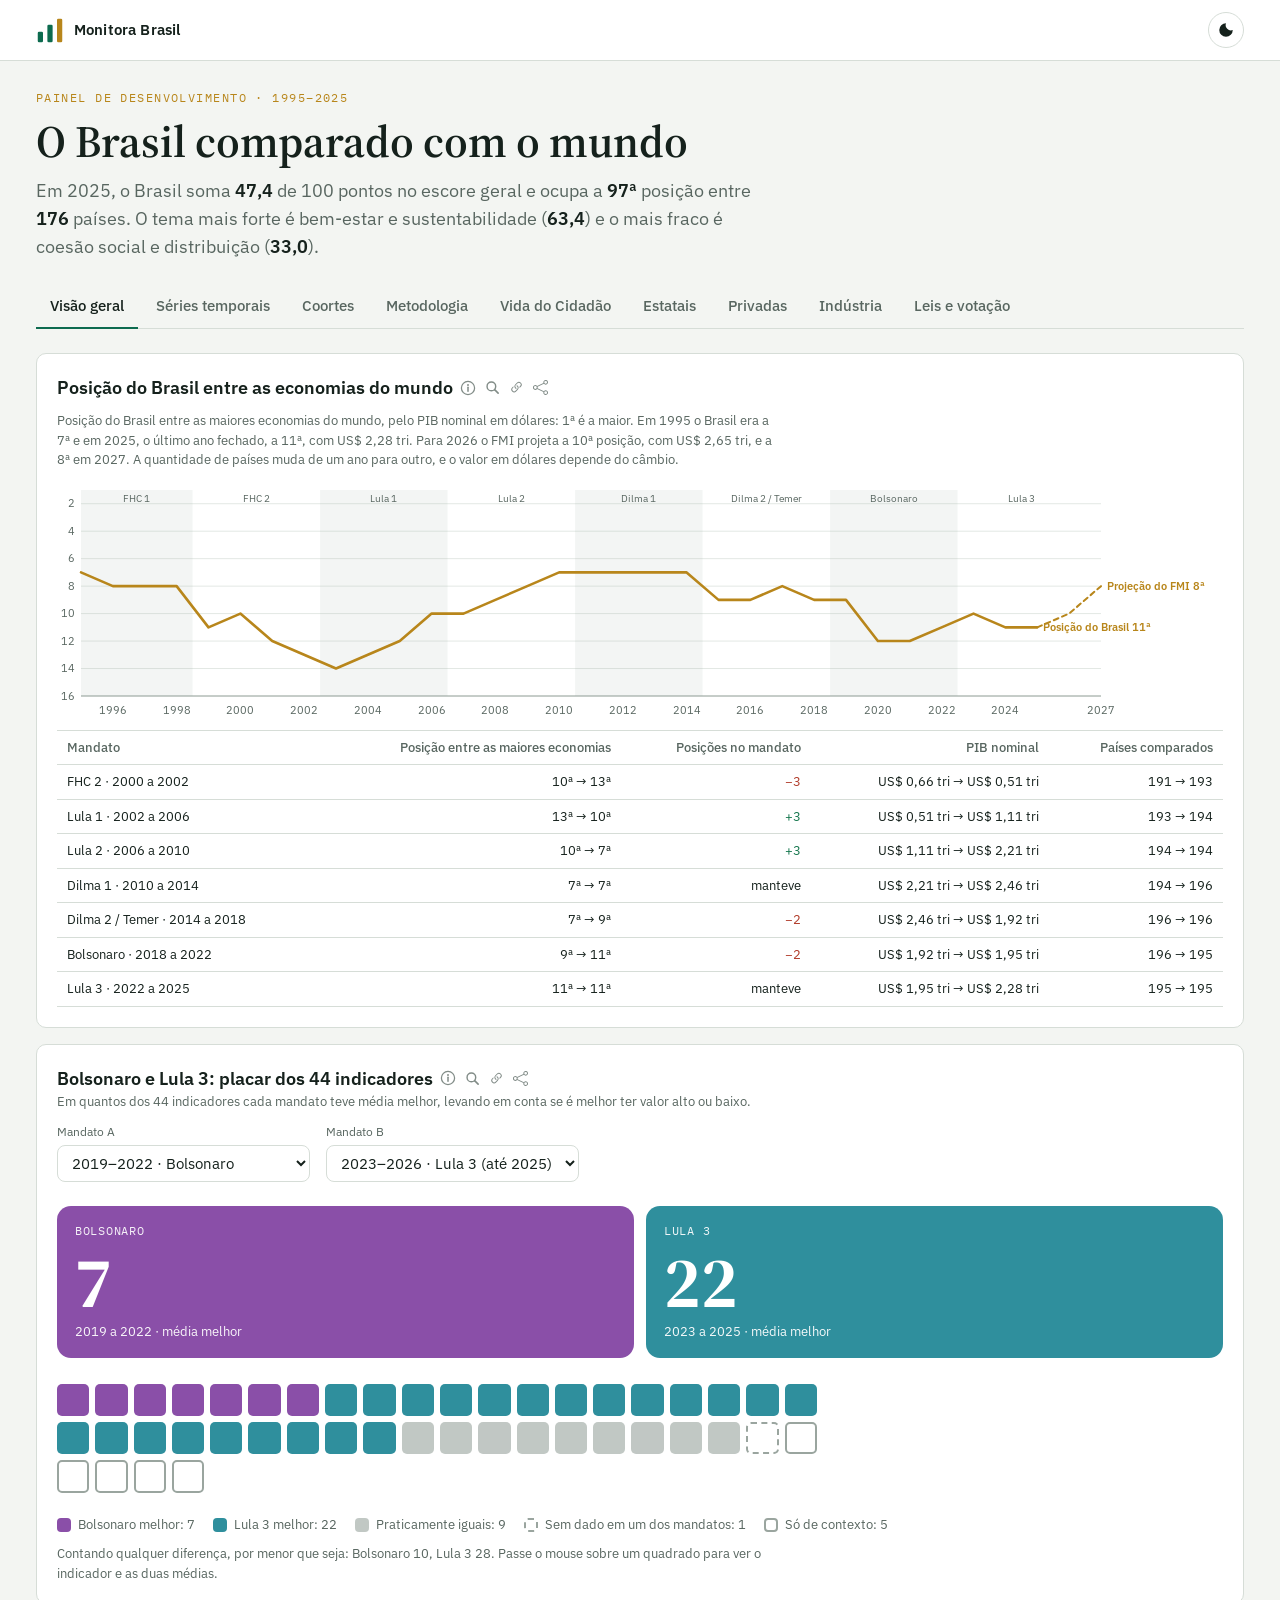
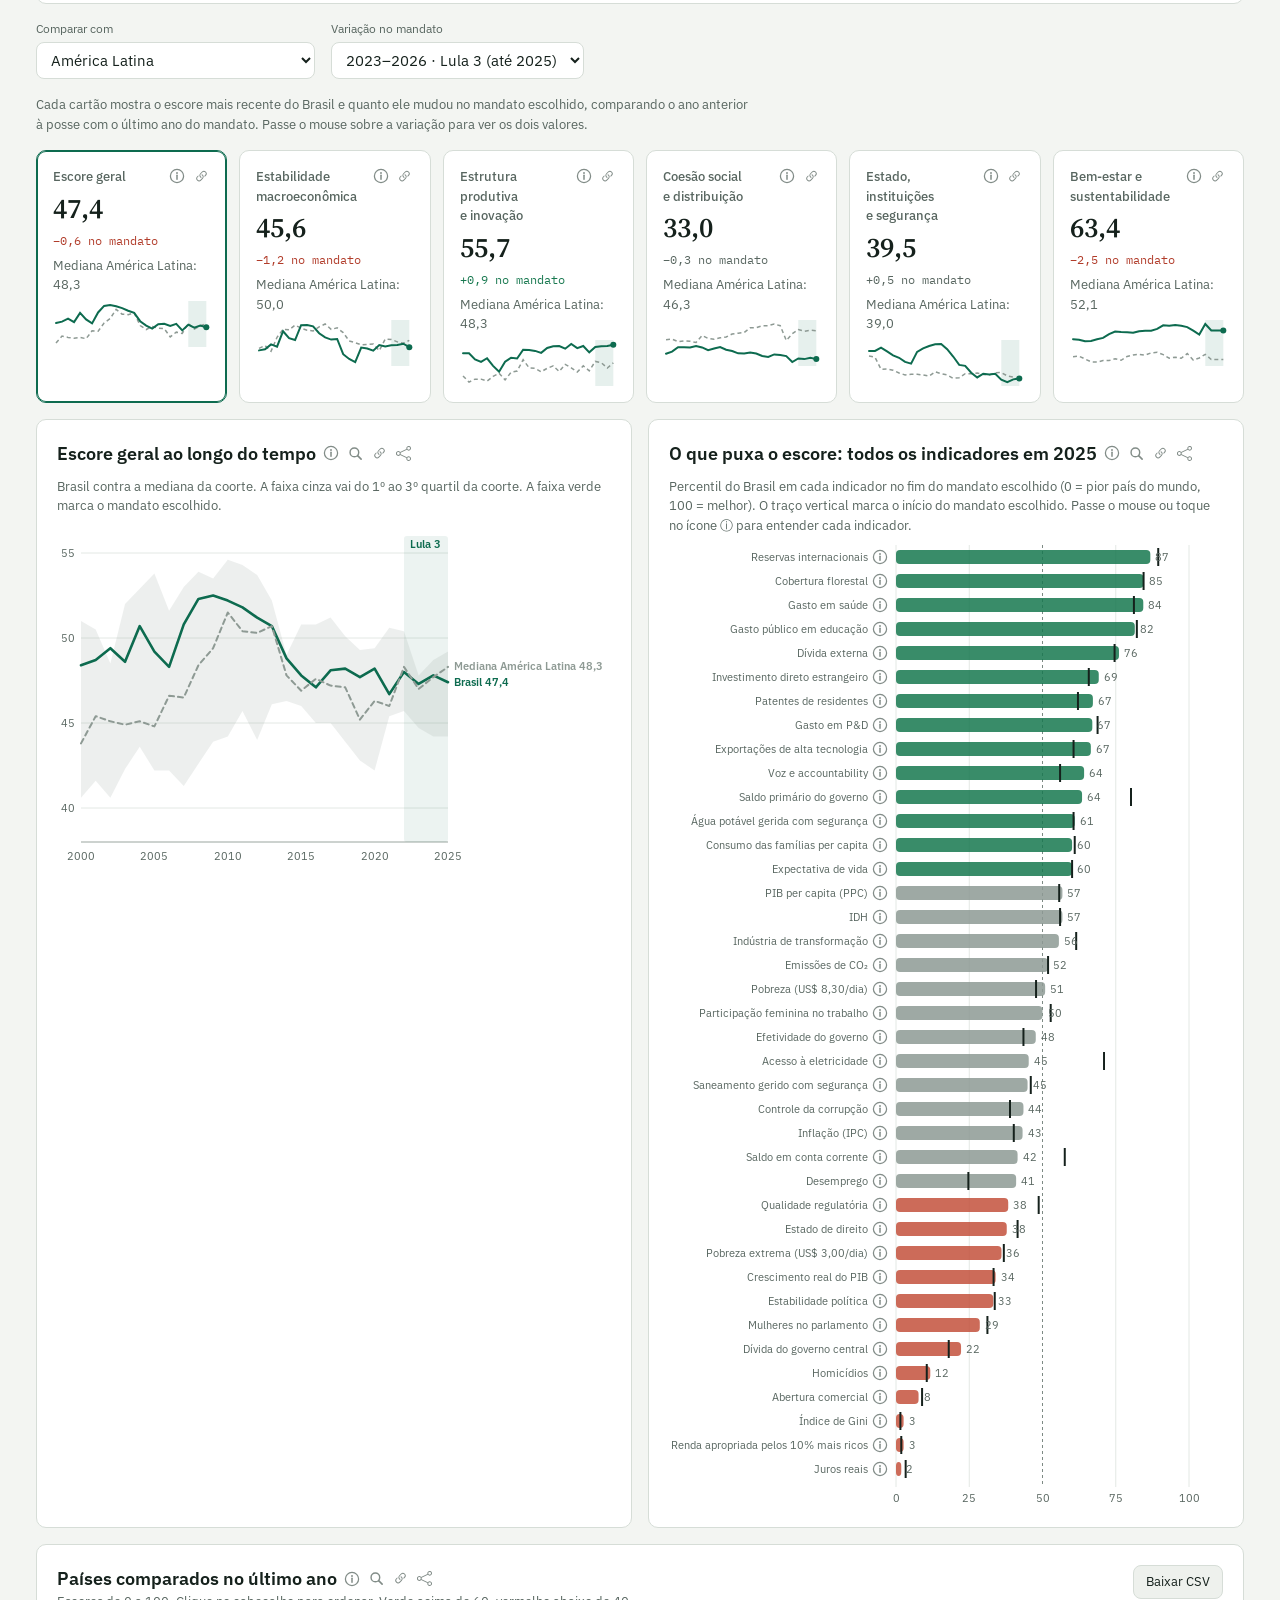
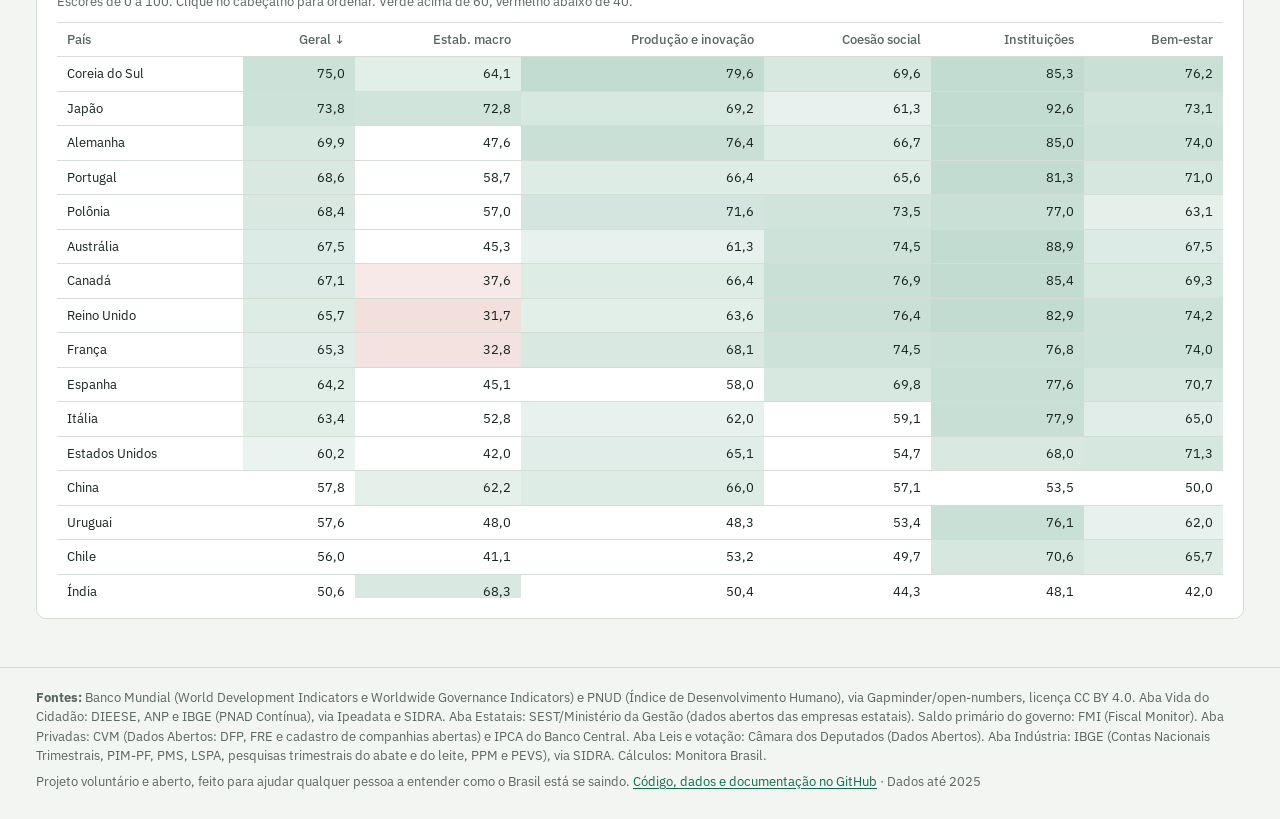
<file: site/index.html>
<!doctype html>
<html lang="pt-BR">
<head>
  <meta charset="utf-8">
  <!-- Google tag (gtag.js) -->
  <script async src="https://www.googletagmanager.com/gtag/js?id=G-8GFHJSPY8T"></script>
  <script>
    window.dataLayer = window.dataLayer || [];
    function gtag(){dataLayer.push(arguments);}
    gtag('js', new Date());

    gtag('config', 'G-8GFHJSPY8T');
  </script>
  <meta name="viewport" content="width=device-width, initial-scale=1">
  <title>Monitora Brasil</title>
  <meta name="description" content="O Brasil comparado com o mundo em 44 indicadores econômicos, sociais, institucionais e ambientais, de 1995 a 2025, com escores por tema, coortes de países e comparação entre mandatos.">
  <meta property="og:title" content="Monitora Brasil">
  <meta property="og:description" content="O Brasil comparado com o mundo em 44 indicadores, de 1995 a 2025.">
  <meta property="og:type" content="website">
  <meta name="theme-color" content="#f3f5f2" media="(prefers-color-scheme: light)">
  <meta name="theme-color" content="#101614" media="(prefers-color-scheme: dark)">
  <link rel="icon" href="assets/favicon.svg" type="image/svg+xml">
  <link rel="preconnect" href="https://fonts.googleapis.com">
  <link rel="preconnect" href="https://fonts.gstatic.com" crossorigin>
  <link rel="stylesheet" href="https://fonts.googleapis.com/css2?family=IBM+Plex+Mono:wght@400;500&family=IBM+Plex+Sans:wght@400;500;600&family=Source+Serif+4:opsz,wght@8..60,400;8..60,600&display=swap">
  <link rel="stylesheet" href="assets/css/styles.css?v=1.43">
</head>
<body>
  <a class="skip" href="#conteudo">Pular para o conteúdo</a>

  <header class="topo">
    <div class="wrap topo-in">
      <a class="marca" href="./" aria-label="Monitora Brasil, início">
        <svg viewBox="0 0 32 32" width="28" height="28" aria-hidden="true"><rect x="2" y="18" width="6" height="12" rx="1.5"/><rect x="13" y="10" width="6" height="20" rx="1.5"/><rect x="24" y="3" width="6" height="27" rx="1.5"/></svg>
        <span>Monitora Brasil</span>
      </a>
      <div class="topo-acoes">
        <button class="tema-btn" id="tema-btn" type="button" aria-label="Alternar tema claro e escuro">
          <svg viewBox="0 0 24 24" width="18" height="18" aria-hidden="true"><path d="M12 3a9 9 0 1 0 9 9 7 7 0 0 1-9-9z"/></svg>
        </button>
      </div>
    </div>
  </header>

  <main id="conteudo" class="wrap">
    <section class="abertura" aria-labelledby="titulo">
      <p class="sobretitulo">Painel de desenvolvimento · 1995–2025</p>
      <h1 id="titulo">O Brasil comparado com o mundo</h1>
      <p class="resumo" id="resumo" aria-live="polite"><span class="esqueleto" style="width:32ch"></span></p>
    </section>

    <nav class="abas" role="tablist" aria-label="Seções do painel">
      <button class="aba" role="tab" id="aba-visao" aria-controls="visao" data-page="visao" aria-selected="true">Visão geral</button>
      <button class="aba" role="tab" id="aba-series" aria-controls="series" data-page="series" aria-selected="false">Séries temporais</button>
      <button class="aba" role="tab" id="aba-coortes" aria-controls="coortes" data-page="coortes" aria-selected="false">Coortes</button>
      <button class="aba" role="tab" id="aba-metodo" aria-controls="metodo" data-page="metodo" aria-selected="false">Metodologia</button>
      <button class="aba" role="tab" id="aba-vida" aria-controls="vida" data-page="vida" aria-selected="false">Vida do Cidadão</button>
      <button class="aba" role="tab" id="aba-estatais" aria-controls="estatais" data-page="estatais" aria-selected="false">Estatais</button>
      <button class="aba" role="tab" id="aba-empresas" aria-controls="empresas" data-page="empresas" aria-selected="false">Privadas</button>
      <button class="aba" role="tab" id="aba-industria" aria-controls="industria" data-page="industria" aria-selected="false">Indústria</button>
      <button class="aba" role="tab" id="aba-leis" aria-controls="leis" data-page="leis" aria-selected="false">Leis e votação</button>
    </nav>

    <div class="erro" id="erro" hidden role="alert"></div>

    <!-- VISÃO GERAL -->
    <section class="pagina" id="visao" role="tabpanel" aria-labelledby="aba-visao">
      <article class="card" id="posicao" data-ctx="nenhum">
        <div class="titulo-info"><h2>Posição do Brasil entre as economias do mundo</h2><button class="info-btn" type="button" data-info-card="posicao" aria-label="Como ler: posição do Brasil entre as economias do mundo"><svg class="ico-info" viewBox="0 0 16 16" width="16" height="16" aria-hidden="true" focusable="false"><circle cx="8" cy="8" r="6.6" fill="none" stroke="currentColor" stroke-width="1.25"/><path d="M8 7.3v3.9" stroke="currentColor" stroke-width="1.5" stroke-linecap="round"/><circle cx="8" cy="4.95" r=".95" fill="currentColor"/></svg></button><button class="info-btn fonte-btn" type="button" data-fonte="economias" aria-label="Fonte original dos dados"><svg class="ico-link" xmlns="http://www.w3.org/2000/svg" width="16" height="16" fill="currentColor" viewBox="0 0 16 16" aria-hidden="true" focusable="false"><path d="M4.715 6.542 3.343 7.914a3 3 0 1 0 4.243 4.243l1.828-1.829A3 3 0 0 0 8.586 5.5L8 6.086a1 1 0 0 0-.154.199 2 2 0 0 1 .861 3.337L6.88 11.45a2 2 0 1 1-2.83-2.83l.793-.792a4 4 0 0 1-.128-1.287z"/><path d="M6.586 4.672A3 3 0 0 0 7.414 9.5l.775-.776a2 2 0 0 1-.896-3.346L9.12 3.55a2 2 0 1 1 2.83 2.83l-.793.792c.112.42.155.855.128 1.287l1.372-1.372a3 3 0 1 0-4.243-4.243z"/></svg></button></div>
        <p class="nota" id="pos-nota"></p>
                <div class="grafico" id="pos-chart-econ"></div>
        <div class="tabela-box">
          <table id="pos-table">
            <thead><tr>
              <th scope="col">Mandato</th>
              <th scope="col">Posição entre as maiores economias</th><th scope="col">Posições no mandato</th>
              <th scope="col">PIB nominal</th>
              <th scope="col" class="some-p">Países comparados</th>
            </tr></thead>
            <tbody></tbody>
          </table>
        </div>
      </article>

      <article class="card placar" id="placar" data-ctx="proprio">
        <div class="card-topo">
          <div>
            <div class="titulo-info"><h2 id="pl-titulo">Placar entre mandatos</h2><button class="info-btn" type="button" data-info-card="placar" aria-label="Como ler: placar entre mandatos"><svg class="ico-info" viewBox="0 0 16 16" width="16" height="16" aria-hidden="true" focusable="false"><circle cx="8" cy="8" r="6.6" fill="none" stroke="currentColor" stroke-width="1.25"/><path d="M8 7.3v3.9" stroke="currentColor" stroke-width="1.5" stroke-linecap="round"/><circle cx="8" cy="4.95" r=".95" fill="currentColor"/></svg></button><button class="info-btn fonte-btn" type="button" data-fonte="bases" aria-label="Fonte original dos dados"><svg class="ico-link" xmlns="http://www.w3.org/2000/svg" width="16" height="16" fill="currentColor" viewBox="0 0 16 16" aria-hidden="true" focusable="false"><path d="M4.715 6.542 3.343 7.914a3 3 0 1 0 4.243 4.243l1.828-1.829A3 3 0 0 0 8.586 5.5L8 6.086a1 1 0 0 0-.154.199 2 2 0 0 1 .861 3.337L6.88 11.45a2 2 0 1 1-2.83-2.83l.793-.792a4 4 0 0 1-.128-1.287z"/><path d="M6.586 4.672A3 3 0 0 0 7.414 9.5l.775-.776a2 2 0 0 1-.896-3.346L9.12 3.55a2 2 0 1 1 2.83 2.83l-.793.792c.112.42.155.855.128 1.287l1.372-1.372a3 3 0 1 0-4.243-4.243z"/></svg></button></div>
            <p class="nota" id="pl-sub">Em quantos dos 44 indicadores cada mandato teve média melhor, levando em conta se é melhor ter valor alto ou baixo.</p>
          </div>
          <div class="controles">
            <label class="ctl">Mandato A <select id="pl-a"></select></label>
            <label class="ctl">Mandato B <select id="pl-b"></select></label>
          </div>
        </div>
        <p class="nota" id="pl-msg" hidden></p>
        <div class="placar-num" id="pl-num"></div>
        <div class="waffle" id="pl-waffle" role="list" aria-label="Os indicadores, um quadrado para cada"></div>
        <div class="waffle-leg" id="pl-leg"></div>
        <p class="nota" id="pl-rodape"></p>
      </article>

      <div class="controles">
        <label class="ctl">Comparar com
          <select id="v-coorte"></select></label>
        <label class="ctl">Variação no mandato
          <select id="v-mandato"></select></label>
      </div>
      <p class="nota" id="v-nota">Cada cartão mostra o escore mais recente do Brasil e quanto ele mudou no mandato escolhido, comparando o ano anterior à posse com o último ano do mandato. Passe o mouse sobre a variação para ver os dois valores.</p>
      <div class="cartoes" id="cartoes"></div>
      <div class="grade2">
        <article class="card">
          <div class="titulo-info"><h2 id="ev-titulo">Escore ao longo do tempo</h2><button class="info-btn" type="button" data-info-card="evolucao" aria-label="Como ler: escore ao longo do tempo"><svg class="ico-info" viewBox="0 0 16 16" width="16" height="16" aria-hidden="true" focusable="false"><circle cx="8" cy="8" r="6.6" fill="none" stroke="currentColor" stroke-width="1.25"/><path d="M8 7.3v3.9" stroke="currentColor" stroke-width="1.5" stroke-linecap="round"/><circle cx="8" cy="4.95" r=".95" fill="currentColor"/></svg></button><button class="info-btn fonte-btn" type="button" data-fonte="tema" aria-label="Fonte original dos dados"><svg class="ico-link" xmlns="http://www.w3.org/2000/svg" width="16" height="16" fill="currentColor" viewBox="0 0 16 16" aria-hidden="true" focusable="false"><path d="M4.715 6.542 3.343 7.914a3 3 0 1 0 4.243 4.243l1.828-1.829A3 3 0 0 0 8.586 5.5L8 6.086a1 1 0 0 0-.154.199 2 2 0 0 1 .861 3.337L6.88 11.45a2 2 0 1 1-2.83-2.83l.793-.792a4 4 0 0 1-.128-1.287z"/><path d="M6.586 4.672A3 3 0 0 0 7.414 9.5l.775-.776a2 2 0 0 1-.896-3.346L9.12 3.55a2 2 0 1 1 2.83 2.83l-.793.792c.112.42.155.855.128 1.287l1.372-1.372a3 3 0 1 0-4.243-4.243z"/></svg></button></div>
          <p class="nota">Brasil contra a mediana da coorte. A faixa cinza vai do 1º ao 3º quartil da coorte. A faixa verde marca o mandato escolhido.</p>
          <div class="grafico alto" id="ev-chart"></div>
        </article>
        <article class="card">
          <div class="titulo-info"><h2 id="dc-titulo">O que puxa o escore</h2><button class="info-btn" type="button" data-info-card="decomp" aria-label="Como ler: o que puxa o escore"><svg class="ico-info" viewBox="0 0 16 16" width="16" height="16" aria-hidden="true" focusable="false"><circle cx="8" cy="8" r="6.6" fill="none" stroke="currentColor" stroke-width="1.25"/><path d="M8 7.3v3.9" stroke="currentColor" stroke-width="1.5" stroke-linecap="round"/><circle cx="8" cy="4.95" r=".95" fill="currentColor"/></svg></button><button class="info-btn fonte-btn" type="button" data-fonte="tema" aria-label="Fonte original dos dados"><svg class="ico-link" xmlns="http://www.w3.org/2000/svg" width="16" height="16" fill="currentColor" viewBox="0 0 16 16" aria-hidden="true" focusable="false"><path d="M4.715 6.542 3.343 7.914a3 3 0 1 0 4.243 4.243l1.828-1.829A3 3 0 0 0 8.586 5.5L8 6.086a1 1 0 0 0-.154.199 2 2 0 0 1 .861 3.337L6.88 11.45a2 2 0 1 1-2.83-2.83l.793-.792a4 4 0 0 1-.128-1.287z"/><path d="M6.586 4.672A3 3 0 0 0 7.414 9.5l.775-.776a2 2 0 0 1-.896-3.346L9.12 3.55a2 2 0 1 1 2.83 2.83l-.793.792c.112.42.155.855.128 1.287l1.372-1.372a3 3 0 1 0-4.243-4.243z"/></svg></button></div>
          <p class="nota">Percentil do Brasil em cada indicador no fim do mandato escolhido (0 = pior país do mundo, 100 = melhor). O traço vertical marca o início do mandato escolhido.<span class="so-tela"> Passe o mouse ou toque no ícone ⓘ para entender cada indicador.</span></p>
          <div class="grafico" id="dc-chart"></div>
        </article>
      </div>
      <article class="card" data-ctx="nenhum">
        <div class="card-topo">
          <div>
            <div class="titulo-info"><h2>Países comparados no último ano</h2><button class="info-btn" type="button" data-info-card="ranking" aria-label="Como ler: países comparados"><svg class="ico-info" viewBox="0 0 16 16" width="16" height="16" aria-hidden="true" focusable="false"><circle cx="8" cy="8" r="6.6" fill="none" stroke="currentColor" stroke-width="1.25"/><path d="M8 7.3v3.9" stroke="currentColor" stroke-width="1.5" stroke-linecap="round"/><circle cx="8" cy="4.95" r=".95" fill="currentColor"/></svg></button><button class="info-btn fonte-btn" type="button" data-fonte="bases" aria-label="Fonte original dos dados"><svg class="ico-link" xmlns="http://www.w3.org/2000/svg" width="16" height="16" fill="currentColor" viewBox="0 0 16 16" aria-hidden="true" focusable="false"><path d="M4.715 6.542 3.343 7.914a3 3 0 1 0 4.243 4.243l1.828-1.829A3 3 0 0 0 8.586 5.5L8 6.086a1 1 0 0 0-.154.199 2 2 0 0 1 .861 3.337L6.88 11.45a2 2 0 1 1-2.83-2.83l.793-.792a4 4 0 0 1-.128-1.287z"/><path d="M6.586 4.672A3 3 0 0 0 7.414 9.5l.775-.776a2 2 0 0 1-.896-3.346L9.12 3.55a2 2 0 1 1 2.83 2.83l-.793.792c.112.42.155.855.128 1.287l1.372-1.372a3 3 0 1 0-4.243-4.243z"/></svg></button></div>
            <p class="nota">Escores de 0 a 100.<span class="so-tela"> Clique no cabeçalho para ordenar.</span> Verde acima de 60, vermelho abaixo de 40.</p>
          </div>
          <button class="botao" type="button" id="csv-ranking">Baixar CSV</button>
        </div>
        <div class="tabela-box">
          <table id="rank-table">
            <thead><tr>
              <th data-sort="pais" scope="col"><button>País</button></th>
              <th data-sort="geral" scope="col"><button>Geral</button></th>
              <th data-sort="macro" scope="col"><button>Estab. macro</button></th>
              <th data-sort="prod" scope="col"><button>Produção e inovação</button></th>
              <th data-sort="social" scope="col"><button>Coesão social</button></th>
              <th data-sort="inst" scope="col"><button>Instituições</button></th>
              <th data-sort="bem" scope="col"><button>Bem-estar</button></th>
            </tr></thead>
            <tbody></tbody>
          </table>
        </div>
      </article>
    </section>

    <!-- SÉRIES -->
    <section class="pagina" id="series" role="tabpanel" aria-labelledby="aba-series" hidden>
      <div class="controles">
        <div class="ctl"><span class="ctl-rotulo"><label for="s-ind">Indicador</label><button class="info-btn" type="button" data-info-sel="s-ind" aria-label="O que é este indicador? Explicação em linguagem simples"><svg class="ico-info" viewBox="0 0 16 16" width="16" height="16" aria-hidden="true" focusable="false"><circle cx="8" cy="8" r="6.6" fill="none" stroke="currentColor" stroke-width="1.25"/><path d="M8 7.3v3.9" stroke="currentColor" stroke-width="1.5" stroke-linecap="round"/><circle cx="8" cy="4.95" r=".95" fill="currentColor"/></svg></button></span><select id="s-ind"></select></div>
        <label class="ctl">Faixa da coorte <select id="s-banda"></select></label>
        <label class="ctl">De <select id="s-y0"></select></label>
        <label class="ctl">Até <select id="s-y1"></select></label>
      </div>
      <div class="chips" id="s-paises" role="group" aria-label="Países no gráfico"></div>
      <article class="card">
        <div class="card-topo">
          <div>
            <div class="titulo-info"><h2 id="s-titulo">—</h2><button class="info-btn fonte-btn" type="button" data-fonte="ind" aria-label="Fonte original dos dados"><svg class="ico-link" xmlns="http://www.w3.org/2000/svg" width="16" height="16" fill="currentColor" viewBox="0 0 16 16" aria-hidden="true" focusable="false"><path d="M4.715 6.542 3.343 7.914a3 3 0 1 0 4.243 4.243l1.828-1.829A3 3 0 0 0 8.586 5.5L8 6.086a1 1 0 0 0-.154.199 2 2 0 0 1 .861 3.337L6.88 11.45a2 2 0 1 1-2.83-2.83l.793-.792a4 4 0 0 1-.128-1.287z"/><path d="M6.586 4.672A3 3 0 0 0 7.414 9.5l.775-.776a2 2 0 0 1-.896-3.346L9.12 3.55a2 2 0 1 1 2.83 2.83l-.793.792c.112.42.155.855.128 1.287l1.372-1.372a3 3 0 1 0-4.243-4.243z"/></svg></button><button class="info-btn" type="button" data-info-sel="s-ind" aria-label="O que é este indicador? Explicação em linguagem simples"><svg class="ico-info" viewBox="0 0 16 16" width="16" height="16" aria-hidden="true" focusable="false"><circle cx="8" cy="8" r="6.6" fill="none" stroke="currentColor" stroke-width="1.25"/><path d="M8 7.3v3.9" stroke="currentColor" stroke-width="1.5" stroke-linecap="round"/><circle cx="8" cy="4.95" r=".95" fill="currentColor"/></svg></button></div>
            <p class="nota" id="s-nota"></p>
          </div>
          <button class="botao" type="button" id="csv-serie">Baixar CSV</button>
        </div>
        <div class="grafico alto" id="s-chart"></div>
      </article>
      <article class="card">
        <div class="titulo-info"><h2>Comparar dois mandatos presidenciais</h2><button class="info-btn fonte-btn" type="button" data-fonte="ind" aria-label="Fonte original dos dados"><svg class="ico-link" xmlns="http://www.w3.org/2000/svg" width="16" height="16" fill="currentColor" viewBox="0 0 16 16" aria-hidden="true" focusable="false"><path d="M4.715 6.542 3.343 7.914a3 3 0 1 0 4.243 4.243l1.828-1.829A3 3 0 0 0 8.586 5.5L8 6.086a1 1 0 0 0-.154.199 2 2 0 0 1 .861 3.337L6.88 11.45a2 2 0 1 1-2.83-2.83l.793-.792a4 4 0 0 1-.128-1.287z"/><path d="M6.586 4.672A3 3 0 0 0 7.414 9.5l.775-.776a2 2 0 0 1-.896-3.346L9.12 3.55a2 2 0 1 1 2.83 2.83l-.793.792c.112.42.155.855.128 1.287l1.372-1.372a3 3 0 1 0-4.243-4.243z"/></svg></button></div>
        <p class="nota">Cada período é um mandato de quatro anos, de 1º de janeiro do ano seguinte à eleição até o fim do quarto ano. O mandato atual (2023–2026) usa os dados disponíveis até 2025. Tendência é a inclinação da reta de regressão no mandato, em unidades por ano. Para os outros países, os períodos seguem o calendário brasileiro.</p>
        <div class="controles">
          <label class="ctl">Mandato A <select id="p-a"></select></label>
          <label class="ctl">Mandato B <select id="p-b"></select></label>
        </div>
        <p class="nota" id="p-msg" hidden></p>
        <div class="tabela-box">
          <table id="per-table">
            <thead><tr>
              <th scope="col"><span class="th-info">País<button class="info-btn" type="button" data-info-card="p-pais" aria-label="O que é a coluna País?"><svg class="ico-info" viewBox="0 0 16 16" width="16" height="16" aria-hidden="true" focusable="false"><circle cx="8" cy="8" r="6.6" fill="none" stroke="currentColor" stroke-width="1.25"/><path d="M8 7.3v3.9" stroke="currentColor" stroke-width="1.5" stroke-linecap="round"/><circle cx="8" cy="4.95" r=".95" fill="currentColor"/></svg></button></span></th><th scope="col"><span class="th-info">Média A<button class="info-btn" type="button" data-info-card="p-media" aria-label="O que é a coluna Média A?"><svg class="ico-info" viewBox="0 0 16 16" width="16" height="16" aria-hidden="true" focusable="false"><circle cx="8" cy="8" r="6.6" fill="none" stroke="currentColor" stroke-width="1.25"/><path d="M8 7.3v3.9" stroke="currentColor" stroke-width="1.5" stroke-linecap="round"/><circle cx="8" cy="4.95" r=".95" fill="currentColor"/></svg></button></span></th><th scope="col"><span class="th-info">Média B<button class="info-btn" type="button" data-info-card="p-media" aria-label="O que é a coluna Média B?"><svg class="ico-info" viewBox="0 0 16 16" width="16" height="16" aria-hidden="true" focusable="false"><circle cx="8" cy="8" r="6.6" fill="none" stroke="currentColor" stroke-width="1.25"/><path d="M8 7.3v3.9" stroke="currentColor" stroke-width="1.5" stroke-linecap="round"/><circle cx="8" cy="4.95" r=".95" fill="currentColor"/></svg></button></span></th>
              <th scope="col"><span class="th-info"><span id="p-h-var">Variação</span><button class="info-btn" type="button" data-info-card="p-var" aria-label="O que é a coluna Variação?"><svg class="ico-info" viewBox="0 0 16 16" width="16" height="16" aria-hidden="true" focusable="false"><circle cx="8" cy="8" r="6.6" fill="none" stroke="currentColor" stroke-width="1.25"/><path d="M8 7.3v3.9" stroke="currentColor" stroke-width="1.5" stroke-linecap="round"/><circle cx="8" cy="4.95" r=".95" fill="currentColor"/></svg></button></span></th><th scope="col"><span class="th-info">Variação %<button class="info-btn" type="button" data-info-card="p-varpct" aria-label="O que é a coluna Variação %?"><svg class="ico-info" viewBox="0 0 16 16" width="16" height="16" aria-hidden="true" focusable="false"><circle cx="8" cy="8" r="6.6" fill="none" stroke="currentColor" stroke-width="1.25"/><path d="M8 7.3v3.9" stroke="currentColor" stroke-width="1.5" stroke-linecap="round"/><circle cx="8" cy="4.95" r=".95" fill="currentColor"/></svg></button></span></th>
              <th scope="col" class="some-p"><span class="th-info">Mediana B<button class="info-btn" type="button" data-info-card="p-mediana" aria-label="O que é a coluna Mediana B?"><svg class="ico-info" viewBox="0 0 16 16" width="16" height="16" aria-hidden="true" focusable="false"><circle cx="8" cy="8" r="6.6" fill="none" stroke="currentColor" stroke-width="1.25"/><path d="M8 7.3v3.9" stroke="currentColor" stroke-width="1.5" stroke-linecap="round"/><circle cx="8" cy="4.95" r=".95" fill="currentColor"/></svg></button></span></th><th scope="col" class="some-p"><span class="th-info">Desvio B<button class="info-btn" type="button" data-info-card="p-desvio" aria-label="O que é a coluna Desvio B?"><svg class="ico-info" viewBox="0 0 16 16" width="16" height="16" aria-hidden="true" focusable="false"><circle cx="8" cy="8" r="6.6" fill="none" stroke="currentColor" stroke-width="1.25"/><path d="M8 7.3v3.9" stroke="currentColor" stroke-width="1.5" stroke-linecap="round"/><circle cx="8" cy="4.95" r=".95" fill="currentColor"/></svg></button></span></th>
              <th scope="col" class="some-p"><span class="th-info">Tendência A<button class="info-btn" type="button" data-info-card="p-tend" aria-label="O que é a coluna Tendência A?"><svg class="ico-info" viewBox="0 0 16 16" width="16" height="16" aria-hidden="true" focusable="false"><circle cx="8" cy="8" r="6.6" fill="none" stroke="currentColor" stroke-width="1.25"/><path d="M8 7.3v3.9" stroke="currentColor" stroke-width="1.5" stroke-linecap="round"/><circle cx="8" cy="4.95" r=".95" fill="currentColor"/></svg></button></span></th><th scope="col"><span class="th-info">Tendência B<button class="info-btn" type="button" data-info-card="p-tend" aria-label="O que é a coluna Tendência B?"><svg class="ico-info" viewBox="0 0 16 16" width="16" height="16" aria-hidden="true" focusable="false"><circle cx="8" cy="8" r="6.6" fill="none" stroke="currentColor" stroke-width="1.25"/><path d="M8 7.3v3.9" stroke="currentColor" stroke-width="1.5" stroke-linecap="round"/><circle cx="8" cy="4.95" r=".95" fill="currentColor"/></svg></button></span></th>
            </tr></thead>
            <tbody></tbody>
          </table>
        </div>
      </article>
    </section>

    <!-- COORTES -->
    <section class="pagina" id="coortes" role="tabpanel" aria-labelledby="aba-coortes" hidden>
      <div class="controles">
        <div class="ctl"><span class="ctl-rotulo"><label for="c-ind">Indicador</label><button class="info-btn" type="button" data-info-sel="c-ind" aria-label="O que é este indicador? Explicação em linguagem simples"><svg class="ico-info" viewBox="0 0 16 16" width="16" height="16" aria-hidden="true" focusable="false"><circle cx="8" cy="8" r="6.6" fill="none" stroke="currentColor" stroke-width="1.25"/><path d="M8 7.3v3.9" stroke="currentColor" stroke-width="1.5" stroke-linecap="round"/><circle cx="8" cy="4.95" r=".95" fill="currentColor"/></svg></button></span><select id="c-ind"></select></div>
        <label class="ctl">Ano <select id="c-ano"></select></label>
      </div>

      <article class="card">
        <div class="titulo-info"><h2 id="c-titulo">—</h2><button class="info-btn" type="button" data-info-sel="c-ind" aria-label="O que é este indicador? Explicação em linguagem simples"><svg class="ico-info" viewBox="0 0 16 16" width="16" height="16" aria-hidden="true" focusable="false"><circle cx="8" cy="8" r="6.6" fill="none" stroke="currentColor" stroke-width="1.25"/><path d="M8 7.3v3.9" stroke="currentColor" stroke-width="1.5" stroke-linecap="round"/><circle cx="8" cy="4.95" r=".95" fill="currentColor"/></svg></button><button class="info-btn fonte-btn" type="button" data-fonte="ind" aria-label="Fonte original dos dados"><svg class="ico-link" xmlns="http://www.w3.org/2000/svg" width="16" height="16" fill="currentColor" viewBox="0 0 16 16" aria-hidden="true" focusable="false"><path d="M4.715 6.542 3.343 7.914a3 3 0 1 0 4.243 4.243l1.828-1.829A3 3 0 0 0 8.586 5.5L8 6.086a1 1 0 0 0-.154.199 2 2 0 0 1 .861 3.337L6.88 11.45a2 2 0 1 1-2.83-2.83l.793-.792a4 4 0 0 1-.128-1.287z"/><path d="M6.586 4.672A3 3 0 0 0 7.414 9.5l.775-.776a2 2 0 0 1-.896-3.346L9.12 3.55a2 2 0 1 1 2.83 2.83l-.793.792c.112.42.155.855.128 1.287l1.372-1.372a3 3 0 1 0-4.243-4.243z"/></svg></button></div>
        <p class="nota" id="c-sentido"></p>
        <div class="titulo-info sub"><h3>Posição do Brasil em cada grupo</h3><button class="info-btn" type="button" data-info-card="regua" aria-label="Como ler: posição do Brasil em cada grupo"><svg class="ico-info" viewBox="0 0 16 16" width="16" height="16" aria-hidden="true" focusable="false"><circle cx="8" cy="8" r="6.6" fill="none" stroke="currentColor" stroke-width="1.25"/><path d="M8 7.3v3.9" stroke="currentColor" stroke-width="1.5" stroke-linecap="round"/><circle cx="8" cy="4.95" r=".95" fill="currentColor"/></svg></button></div>
        <p class="nota">Cada barra é o Brasil comparado com um grupo: quantos países daquele grupo o Brasil supera neste indicador, levando em conta se é melhor ter valor alto ou baixo.</p>
        <div class="regua" id="c-regua"></div>
      </article>

      <article class="card">
        <div class="card-topo">
          <div>
            <div class="titulo-info"><h2 id="ct-titulo">Posição do Brasil ao longo do tempo</h2><button class="info-btn" type="button" data-info-card="tempo" aria-label="Como ler: posição do Brasil ao longo do tempo"><svg class="ico-info" viewBox="0 0 16 16" width="16" height="16" aria-hidden="true" focusable="false"><circle cx="8" cy="8" r="6.6" fill="none" stroke="currentColor" stroke-width="1.25"/><path d="M8 7.3v3.9" stroke="currentColor" stroke-width="1.5" stroke-linecap="round"/><circle cx="8" cy="4.95" r=".95" fill="currentColor"/></svg></button><button class="info-btn fonte-btn" type="button" data-fonte="ind" aria-label="Fonte original dos dados"><svg class="ico-link" xmlns="http://www.w3.org/2000/svg" width="16" height="16" fill="currentColor" viewBox="0 0 16 16" aria-hidden="true" focusable="false"><path d="M4.715 6.542 3.343 7.914a3 3 0 1 0 4.243 4.243l1.828-1.829A3 3 0 0 0 8.586 5.5L8 6.086a1 1 0 0 0-.154.199 2 2 0 0 1 .861 3.337L6.88 11.45a2 2 0 1 1-2.83-2.83l.793-.792a4 4 0 0 1-.128-1.287z"/><path d="M6.586 4.672A3 3 0 0 0 7.414 9.5l.775-.776a2 2 0 0 1-.896-3.346L9.12 3.55a2 2 0 1 1 2.83 2.83l-.793.792c.112.42.155.855.128 1.287l1.372-1.372a3 3 0 1 0-4.243-4.243z"/></svg></button></div>
            <p class="nota">Cada linha é o Brasil comparado com um grupo: a porcentagem dos países daquele grupo que o Brasil supera, ano a ano. Linha subindo, o Brasil ganhou posições; descendo, perdeu. Acima da linha tracejada (50%), está à frente da maioria do grupo. As faixas marcam os mandatos presidenciais.</p>
          </div>
          <div class="controles">
            <label class="ctl">De <select id="ct-y0"></select></label>
            <label class="ctl">Até <select id="ct-y1"></select></label>
          </div>
        </div>
        <div class="grafico" id="ct-chart"></div>
      </article>

      <article class="card">
        <div class="titulo-info"><h2>Os países de cada grupo</h2><button class="info-btn" type="button" data-info-card="pontos" aria-label="Como ler: os países de cada grupo"><svg class="ico-info" viewBox="0 0 16 16" width="16" height="16" aria-hidden="true" focusable="false"><circle cx="8" cy="8" r="6.6" fill="none" stroke="currentColor" stroke-width="1.25"/><path d="M8 7.3v3.9" stroke="currentColor" stroke-width="1.5" stroke-linecap="round"/><circle cx="8" cy="4.95" r=".95" fill="currentColor"/></svg></button><button class="info-btn fonte-btn" type="button" data-fonte="ind" aria-label="Fonte original dos dados"><svg class="ico-link" xmlns="http://www.w3.org/2000/svg" width="16" height="16" fill="currentColor" viewBox="0 0 16 16" aria-hidden="true" focusable="false"><path d="M4.715 6.542 3.343 7.914a3 3 0 1 0 4.243 4.243l1.828-1.829A3 3 0 0 0 8.586 5.5L8 6.086a1 1 0 0 0-.154.199 2 2 0 0 1 .861 3.337L6.88 11.45a2 2 0 1 1-2.83-2.83l.793-.792a4 4 0 0 1-.128-1.287z"/><path d="M6.586 4.672A3 3 0 0 0 7.414 9.5l.775-.776a2 2 0 0 1-.896-3.346L9.12 3.55a2 2 0 1 1 2.83 2.83l-.793.792c.112.42.155.855.128 1.287l1.372-1.372a3 3 0 1 0-4.243-4.243z"/></svg></button></div>
        <p class="nota">Cada ponto é um país, todos na mesma escala. O Brasil está em verde.<span class="so-tela"> Passe o mouse ou toque num ponto para ver o valor.</span></p>
        <div class="grafico" id="c-pontos"></div>
      </article>

      <div class="grade2">
        <article class="card">
          <div class="titulo-info"><h2>Onde o Brasil cai no mundo</h2><button class="info-btn" type="button" data-info-card="hist-mundo" aria-label="Como ler: onde o Brasil cai no mundo"><svg class="ico-info" viewBox="0 0 16 16" width="16" height="16" aria-hidden="true" focusable="false"><circle cx="8" cy="8" r="6.6" fill="none" stroke="currentColor" stroke-width="1.25"/><path d="M8 7.3v3.9" stroke="currentColor" stroke-width="1.5" stroke-linecap="round"/><circle cx="8" cy="4.95" r=".95" fill="currentColor"/></svg></button><button class="info-btn fonte-btn" type="button" data-fonte="ind" aria-label="Fonte original dos dados"><svg class="ico-link" xmlns="http://www.w3.org/2000/svg" width="16" height="16" fill="currentColor" viewBox="0 0 16 16" aria-hidden="true" focusable="false"><path d="M4.715 6.542 3.343 7.914a3 3 0 1 0 4.243 4.243l1.828-1.829A3 3 0 0 0 8.586 5.5L8 6.086a1 1 0 0 0-.154.199 2 2 0 0 1 .861 3.337L6.88 11.45a2 2 0 1 1-2.83-2.83l.793-.792a4 4 0 0 1-.128-1.287z"/><path d="M6.586 4.672A3 3 0 0 0 7.414 9.5l.775-.776a2 2 0 0 1-.896-3.346L9.12 3.55a2 2 0 1 1 2.83 2.83l-.793.792c.112.42.155.855.128 1.287l1.372-1.372a3 3 0 1 0-4.243-4.243z"/></svg></button></div>
          <p class="nota">Cada barra conta quantos países do mundo estão naquela faixa de valor. A barra verde é a faixa do Brasil.</p>
          <div class="grafico" id="c-hist-mundo"></div>
        </article>
        <article class="card">
          <div class="titulo-info"><h2>Entre os países de renda média-alta</h2><button class="info-btn" type="button" data-info-card="hist-umic" aria-label="Como ler: entre os países de renda média-alta"><svg class="ico-info" viewBox="0 0 16 16" width="16" height="16" aria-hidden="true" focusable="false"><circle cx="8" cy="8" r="6.6" fill="none" stroke="currentColor" stroke-width="1.25"/><path d="M8 7.3v3.9" stroke="currentColor" stroke-width="1.5" stroke-linecap="round"/><circle cx="8" cy="4.95" r=".95" fill="currentColor"/></svg></button><button class="info-btn fonte-btn" type="button" data-fonte="ind" aria-label="Fonte original dos dados"><svg class="ico-link" xmlns="http://www.w3.org/2000/svg" width="16" height="16" fill="currentColor" viewBox="0 0 16 16" aria-hidden="true" focusable="false"><path d="M4.715 6.542 3.343 7.914a3 3 0 1 0 4.243 4.243l1.828-1.829A3 3 0 0 0 8.586 5.5L8 6.086a1 1 0 0 0-.154.199 2 2 0 0 1 .861 3.337L6.88 11.45a2 2 0 1 1-2.83-2.83l.793-.792a4 4 0 0 1-.128-1.287z"/><path d="M6.586 4.672A3 3 0 0 0 7.414 9.5l.775-.776a2 2 0 0 1-.896-3.346L9.12 3.55a2 2 0 1 1 2.83 2.83l-.793.792c.112.42.155.855.128 1.287l1.372-1.372a3 3 0 1 0-4.243-4.243z"/></svg></button></div>
          <p class="nota">O mesmo, só com os países que o Banco Mundial classifica como renda média-alta, o grupo do Brasil.</p>
          <div class="grafico" id="c-hist-umic"></div>
        </article>
      </div>

      <article class="card">
        <div class="titulo-info"><h2 id="cs-titulo">Escore por grupo</h2><button class="info-btn" type="button" data-info-card="escore" aria-label="Como ler: escore por grupo"><svg class="ico-info" viewBox="0 0 16 16" width="16" height="16" aria-hidden="true" focusable="false"><circle cx="8" cy="8" r="6.6" fill="none" stroke="currentColor" stroke-width="1.25"/><path d="M8 7.3v3.9" stroke="currentColor" stroke-width="1.5" stroke-linecap="round"/><circle cx="8" cy="4.95" r=".95" fill="currentColor"/></svg></button><button class="info-btn fonte-btn" type="button" data-fonte="cstema" aria-label="Fonte original dos dados"><svg class="ico-link" xmlns="http://www.w3.org/2000/svg" width="16" height="16" fill="currentColor" viewBox="0 0 16 16" aria-hidden="true" focusable="false"><path d="M4.715 6.542 3.343 7.914a3 3 0 1 0 4.243 4.243l1.828-1.829A3 3 0 0 0 8.586 5.5L8 6.086a1 1 0 0 0-.154.199 2 2 0 0 1 .861 3.337L6.88 11.45a2 2 0 1 1-2.83-2.83l.793-.792a4 4 0 0 1-.128-1.287z"/><path d="M6.586 4.672A3 3 0 0 0 7.414 9.5l.775-.776a2 2 0 0 1-.896-3.346L9.12 3.55a2 2 0 1 1 2.83 2.83l-.793.792c.112.42.155.855.128 1.287l1.372-1.372a3 3 0 1 0-4.243-4.243z"/></svg></button></div>
        <div class="controles"><label class="ctl">Tema <select id="cs-tema"></select></label></div>
        <div class="titulo-info sub"><h3>Posição do Brasil em cada grupo</h3><button class="info-btn" type="button" data-info-card="regua-escore" aria-label="Como ler: posição do Brasil no escore"><svg class="ico-info" viewBox="0 0 16 16" width="16" height="16" aria-hidden="true" focusable="false"><circle cx="8" cy="8" r="6.6" fill="none" stroke="currentColor" stroke-width="1.25"/><path d="M8 7.3v3.9" stroke="currentColor" stroke-width="1.5" stroke-linecap="round"/><circle cx="8" cy="4.95" r=".95" fill="currentColor"/></svg></button></div>
        <div class="regua" id="cs-regua"></div>
        <div class="titulo-info sub"><h3>Os países de cada grupo</h3><button class="info-btn" type="button" data-info-card="pontos-escore" aria-label="Como ler: escore dos países de cada grupo"><svg class="ico-info" viewBox="0 0 16 16" width="16" height="16" aria-hidden="true" focusable="false"><circle cx="8" cy="8" r="6.6" fill="none" stroke="currentColor" stroke-width="1.25"/><path d="M8 7.3v3.9" stroke="currentColor" stroke-width="1.5" stroke-linecap="round"/><circle cx="8" cy="4.95" r=".95" fill="currentColor"/></svg></button></div>
        <div class="grafico" id="cs-pontos"></div>
      </article>

      <article class="card">
        <div class="card-topo">
          <div>
            <div class="titulo-info"><h2>Estatísticas de cada grupo</h2><button class="info-btn" type="button" data-info-card="estatisticas" aria-label="Como ler: estatísticas de cada grupo"><svg class="ico-info" viewBox="0 0 16 16" width="16" height="16" aria-hidden="true" focusable="false"><circle cx="8" cy="8" r="6.6" fill="none" stroke="currentColor" stroke-width="1.25"/><path d="M8 7.3v3.9" stroke="currentColor" stroke-width="1.5" stroke-linecap="round"/><circle cx="8" cy="4.95" r=".95" fill="currentColor"/></svg></button><button class="info-btn fonte-btn" type="button" data-fonte="ind" aria-label="Fonte original dos dados"><svg class="ico-link" xmlns="http://www.w3.org/2000/svg" width="16" height="16" fill="currentColor" viewBox="0 0 16 16" aria-hidden="true" focusable="false"><path d="M4.715 6.542 3.343 7.914a3 3 0 1 0 4.243 4.243l1.828-1.829A3 3 0 0 0 8.586 5.5L8 6.086a1 1 0 0 0-.154.199 2 2 0 0 1 .861 3.337L6.88 11.45a2 2 0 1 1-2.83-2.83l.793-.792a4 4 0 0 1-.128-1.287z"/><path d="M6.586 4.672A3 3 0 0 0 7.414 9.5l.775-.776a2 2 0 0 1-.896-3.346L9.12 3.55a2 2 0 1 1 2.83 2.83l-.793.792c.112.42.155.855.128 1.287l1.372-1.372a3 3 0 1 0-4.243-4.243z"/></svg></button></div>
            <p class="nota">Medidas de tendência central e dispersão para o indicador e o ano escolhidos. "Z do Brasil" é quantos desvios-padrão o Brasil está acima (+) ou abaixo (−) da média do grupo.</p>
          </div>
          <button class="botao" type="button" id="c-box-btn" aria-expanded="false" aria-controls="c-box-area">Ver box plot</button>
        </div>
        <div id="c-box-area" hidden>
          <p class="nota">Box plot: a caixa vai do 1º ao 3º quartil (a metade central do grupo), o traço é a mediana, o losango é a média, as hastes vão do mínimo ao máximo e o ponto verde é o Brasil.</p>
          <div class="grafico" id="c-box"></div>
        </div>
        <div class="tabela-box">
          <table id="c-table">
            <thead><tr>
              <th scope="col">Grupo</th><th scope="col">Países</th><th scope="col">Média</th><th scope="col">Mediana</th><th scope="col">Desvio</th>
              <th scope="col" class="some-p">1º quartil</th><th scope="col" class="some-p">3º quartil</th>
              <th scope="col" class="some-p">Mínimo</th><th scope="col" class="some-p">Máximo</th>
              <th scope="col">Brasil</th><th scope="col">Z do Brasil</th>
            </tr></thead>
            <tbody></tbody>
          </table>
        </div>
      </article>
    </section>

    <!-- VIDA DO CIDADÃO -->
    <section class="pagina" id="vida" role="tabpanel" aria-labelledby="aba-vida" hidden>
      <p class="nota">Quanto custa viver no Brasil: comida, combustível, gás de cozinha e as categorias de consumo da inflação oficial (roupas, eletrodomésticos, automóveis, remédios, escola e outras), comparados com a renda das pessoas, e quantas famílias entraram e saíram do Bolsa Família. Os preços são médias nacionais e podem ser corrigidos pela inflação, para comparar anos diferentes.</p>

      <article class="card" data-ctx="nenhum">
        <div class="titulo-info"><h2 id="cb-hoje-titulo">Quanto custa hoje</h2><button class="info-btn" type="button" data-info-card="cb-hoje" aria-label="Como ler: Quanto custa hoje"><svg class="ico-info" viewBox="0 0 16 16" width="16" height="16" aria-hidden="true" focusable="false"><circle cx="8" cy="8" r="6.6" fill="none" stroke="currentColor" stroke-width="1.25"/><path d="M8 7.3v3.9" stroke="currentColor" stroke-width="1.5" stroke-linecap="round"/><circle cx="8" cy="4.95" r=".95" fill="currentColor"/></svg></button><button class="info-btn fonte-btn" type="button" data-fonte="fonte:precos" aria-label="Fonte original dos dados"><svg class="ico-link" xmlns="http://www.w3.org/2000/svg" width="16" height="16" fill="currentColor" viewBox="0 0 16 16" aria-hidden="true" focusable="false"><path d="M4.715 6.542 3.343 7.914a3 3 0 1 0 4.243 4.243l1.828-1.829A3 3 0 0 0 8.586 5.5L8 6.086a1 1 0 0 0-.154.199 2 2 0 0 1 .861 3.337L6.88 11.45a2 2 0 1 1-2.83-2.83l.793-.792a4 4 0 0 1-.128-1.287z"/><path d="M6.586 4.672A3 3 0 0 0 7.414 9.5l.775-.776a2 2 0 0 1-.896-3.346L9.12 3.55a2 2 0 1 1 2.83 2.83l-.793.792c.112.42.155.855.128 1.287l1.372-1.372a3 3 0 1 0-4.243-4.243z"/></svg></button></div>
        <p class="nota" id="cb-hoje-nota"></p>
        <div class="cb-tiles" id="cb-tiles"></div>

        <div class="titulo-info sub"><h3>Médias por mandato presidencial</h3><button class="info-btn" type="button" data-info-card="cb-mandatos" aria-label="Como ler: médias por mandato presidencial"><svg class="ico-info" viewBox="0 0 16 16" width="16" height="16" aria-hidden="true" focusable="false"><circle cx="8" cy="8" r="6.6" fill="none" stroke="currentColor" stroke-width="1.25"/><path d="M8 7.3v3.9" stroke="currentColor" stroke-width="1.5" stroke-linecap="round"/><circle cx="8" cy="4.95" r=".95" fill="currentColor"/></svg></button></div>
        <p class="nota" id="cb-mand-nota"></p>
        <div class="controles">
          <label class="ctl">Mandato A <select id="cb-ma"></select></label>
          <label class="ctl">Mandato B <select id="cb-mb"></select></label>
        </div>
        <p class="nota" id="cb-mand-msg" hidden></p>
        <div class="tabela-box">
          <table id="cb-mand-table">
            <thead><tr>
              <th scope="col">Item</th>
              <th scope="col" id="cb-th-a">Média A</th><th scope="col" id="cb-th-b">Média B</th>
              <th scope="col" class="some-p">Variação</th><th scope="col">Variação %</th>
              <th scope="col" id="cb-th-sa">1 salário mínimo em A</th>
              <th scope="col" id="cb-th-sb">1 salário mínimo em B</th>
            </tr></thead>
            <tbody></tbody>
          </table>
        </div>
      </article>

      <article class="card">
        <div class="card-topo">
          <div>
            <div class="titulo-info"><h2 id="cb-serie-titulo">Preço ao longo do tempo</h2><button class="info-btn" type="button" data-info-card="cb-serie" aria-label="Como ler: Preço ao longo do tempo"><svg class="ico-info" viewBox="0 0 16 16" width="16" height="16" aria-hidden="true" focusable="false"><circle cx="8" cy="8" r="6.6" fill="none" stroke="currentColor" stroke-width="1.25"/><path d="M8 7.3v3.9" stroke="currentColor" stroke-width="1.5" stroke-linecap="round"/><circle cx="8" cy="4.95" r=".95" fill="currentColor"/></svg></button><button class="info-btn fonte-btn" type="button" data-fonte="fonte:precos" aria-label="Fonte original dos dados"><svg class="ico-link" xmlns="http://www.w3.org/2000/svg" width="16" height="16" fill="currentColor" viewBox="0 0 16 16" aria-hidden="true" focusable="false"><path d="M4.715 6.542 3.343 7.914a3 3 0 1 0 4.243 4.243l1.828-1.829A3 3 0 0 0 8.586 5.5L8 6.086a1 1 0 0 0-.154.199 2 2 0 0 1 .861 3.337L6.88 11.45a2 2 0 1 1-2.83-2.83l.793-.792a4 4 0 0 1-.128-1.287z"/><path d="M6.586 4.672A3 3 0 0 0 7.414 9.5l.775-.776a2 2 0 0 1-.896-3.346L9.12 3.55a2 2 0 1 1 2.83 2.83l-.793.792c.112.42.155.855.128 1.287l1.372-1.372a3 3 0 1 0-4.243-4.243z"/></svg></button></div>
            <p class="nota" id="cb-serie-nota"></p>
          </div>
          <div class="controles">
            <label class="ctl">Item <select id="cb-item"></select></label>
            <label class="ctl">Desde <select id="cb-y0"></select></label>
          </div>
        </div>
        <label class="ctl-check"><input type="checkbox" id="cb-real" checked> Corrigir pela inflação, em preços de hoje</label>
        <div class="grafico alto" id="cb-chart"></div>
      </article>

      <article class="card">
        <div class="titulo-info"><h2 id="cb-poder-titulo">Quanto um salário mínimo compra</h2><button class="info-btn" type="button" data-info-card="cb-poder" aria-label="Como ler: Quanto um salário mínimo compra"><svg class="ico-info" viewBox="0 0 16 16" width="16" height="16" aria-hidden="true" focusable="false"><circle cx="8" cy="8" r="6.6" fill="none" stroke="currentColor" stroke-width="1.25"/><path d="M8 7.3v3.9" stroke="currentColor" stroke-width="1.5" stroke-linecap="round"/><circle cx="8" cy="4.95" r=".95" fill="currentColor"/></svg></button><button class="info-btn fonte-btn" type="button" data-fonte="fonte:precos" aria-label="Fonte original dos dados"><svg class="ico-link" xmlns="http://www.w3.org/2000/svg" width="16" height="16" fill="currentColor" viewBox="0 0 16 16" aria-hidden="true" focusable="false"><path d="M4.715 6.542 3.343 7.914a3 3 0 1 0 4.243 4.243l1.828-1.829A3 3 0 0 0 8.586 5.5L8 6.086a1 1 0 0 0-.154.199 2 2 0 0 1 .861 3.337L6.88 11.45a2 2 0 1 1-2.83-2.83l.793-.792a4 4 0 0 1-.128-1.287z"/><path d="M6.586 4.672A3 3 0 0 0 7.414 9.5l.775-.776a2 2 0 0 1-.896-3.346L9.12 3.55a2 2 0 1 1 2.83 2.83l-.793.792c.112.42.155.855.128 1.287l1.372-1.372a3 3 0 1 0-4.243-4.243z"/></svg></button></div>
        <p class="nota" id="cb-poder-nota"></p>
        <div class="grafico" id="cb-poder"></div>
      </article>

      <article class="card" data-ctx="nenhum">
        <div class="titulo-info"><h2>Inflação por categoria de consumo</h2><button class="info-btn" type="button" data-info-card="ic-tabela" aria-label="Como ler: Inflação por categoria de consumo"><svg class="ico-info" viewBox="0 0 16 16" width="16" height="16" aria-hidden="true" focusable="false"><circle cx="8" cy="8" r="6.6" fill="none" stroke="currentColor" stroke-width="1.25"/><path d="M8 7.3v3.9" stroke="currentColor" stroke-width="1.5" stroke-linecap="round"/><circle cx="8" cy="4.95" r=".95" fill="currentColor"/></svg></button><button class="info-btn fonte-btn" type="button" data-fonte="fonte:ipca" aria-label="Fonte original dos dados"><svg class="ico-link" xmlns="http://www.w3.org/2000/svg" width="16" height="16" fill="currentColor" viewBox="0 0 16 16" aria-hidden="true" focusable="false"><path d="M4.715 6.542 3.343 7.914a3 3 0 1 0 4.243 4.243l1.828-1.829A3 3 0 0 0 8.586 5.5L8 6.086a1 1 0 0 0-.154.199 2 2 0 0 1 .861 3.337L6.88 11.45a2 2 0 1 1-2.83-2.83l.793-.792a4 4 0 0 1-.128-1.287z"/><path d="M6.586 4.672A3 3 0 0 0 7.414 9.5l.775-.776a2 2 0 0 1-.896-3.346L9.12 3.55a2 2 0 1 1 2.83 2.83l-.793.792c.112.42.155.855.128 1.287l1.372-1.372a3 3 0 1 0-4.243-4.243z"/></svg></button></div>
        <p class="nota" id="ic-nota"></p>
        <div class="controles">
          <label class="ctl">Mandato A <select id="ic-ma"></select></label>
          <label class="ctl">Mandato B <select id="ic-mb"></select></label>
          <label class="ctl">Mostrar <select id="ic-nivel"><option value="todos">grupos e itens</option><option value="grupo">só os 9 grupos</option></select></label>
        </div>
        <p class="nota" id="ic-msg" hidden></p>
        <ul class="ic-leg">
          <li><b>Quanto o preço subiu:</b> <span class="bom">verde</span> = subiu menos que a inflação geral; <span class="ruim">vermelho</span> = subiu mais.</li>
          <li><b>Salário mínimo compra a mais:</b> <span class="bom">verde, positivo</span> = no fim do mandato o salário mínimo comprava mais daquilo do que no início; <span class="ruim">vermelho, negativo</span> = comprava menos.</li>
        </ul>
        <div class="tabela-box">
          <table id="ic-table">
            <thead>
              <tr class="ic-grupos">
                <td></td><td class="some-p"></td>
                <th scope="colgroup" colspan="3" class="ic-g-preco">Quanto o preço subiu<span>menor é melhor</span></th>
                <th scope="colgroup" colspan="2" class="ic-g-sm">Quanto um salário mínimo compra a mais<span>maior é melhor</span></th>
              </tr>
              <tr>
                <th scope="col">Categoria</th>
                <th scope="col" class="some-p">Peso no IPCA</th>
                <th scope="col" class="ic-ini-preco">12 meses</th>
                <th scope="col" id="ic-th-a">A</th><th scope="col" id="ic-th-b">B</th>
                <th scope="col" class="ic-ini-sm" id="ic-th-sa">A</th>
                <th scope="col" id="ic-th-sb">B</th>
              </tr>
            </thead>
            <tbody></tbody>
          </table>
        </div>
      </article>

      <article class="card">
        <div class="card-topo">
          <div>
            <div class="titulo-info"><h2 id="ic-serie-titulo">Preços da categoria ao longo do tempo</h2><button class="info-btn" type="button" data-info-card="ic-serie" aria-label="Como ler: Preços da categoria ao longo do tempo"><svg class="ico-info" viewBox="0 0 16 16" width="16" height="16" aria-hidden="true" focusable="false"><circle cx="8" cy="8" r="6.6" fill="none" stroke="currentColor" stroke-width="1.25"/><path d="M8 7.3v3.9" stroke="currentColor" stroke-width="1.5" stroke-linecap="round"/><circle cx="8" cy="4.95" r=".95" fill="currentColor"/></svg></button><button class="info-btn fonte-btn" type="button" data-fonte="fonte:ipca" aria-label="Fonte original dos dados"><svg class="ico-link" xmlns="http://www.w3.org/2000/svg" width="16" height="16" fill="currentColor" viewBox="0 0 16 16" aria-hidden="true" focusable="false"><path d="M4.715 6.542 3.343 7.914a3 3 0 1 0 4.243 4.243l1.828-1.829A3 3 0 0 0 8.586 5.5L8 6.086a1 1 0 0 0-.154.199 2 2 0 0 1 .861 3.337L6.88 11.45a2 2 0 1 1-2.83-2.83l.793-.792a4 4 0 0 1-.128-1.287z"/><path d="M6.586 4.672A3 3 0 0 0 7.414 9.5l.775-.776a2 2 0 0 1-.896-3.346L9.12 3.55a2 2 0 1 1 2.83 2.83l-.793.792c.112.42.155.855.128 1.287l1.372-1.372a3 3 0 1 0-4.243-4.243z"/></svg></button></div>
            <p class="nota" id="ic-serie-nota"></p>
          </div>
          <div class="controles">
            <label class="ctl">Categoria <select id="ic-cat"></select></label>
            <label class="ctl">Desde <select id="ic-y0"></select></label>
          </div>
        </div>
        <div class="grafico alto" id="ic-chart"></div>
      </article>

      <article class="card" data-ctx="nenhum">
        <div class="titulo-info"><h2 id="cb-renda-titulo">Renda e salário mínimo</h2><button class="info-btn" type="button" data-info-card="cb-renda" aria-label="Como ler: Renda e salário mínimo"><svg class="ico-info" viewBox="0 0 16 16" width="16" height="16" aria-hidden="true" focusable="false"><circle cx="8" cy="8" r="6.6" fill="none" stroke="currentColor" stroke-width="1.25"/><path d="M8 7.3v3.9" stroke="currentColor" stroke-width="1.5" stroke-linecap="round"/><circle cx="8" cy="4.95" r=".95" fill="currentColor"/></svg></button><button class="info-btn fonte-btn" type="button" data-fonte="fonte:renda" aria-label="Fonte original dos dados"><svg class="ico-link" xmlns="http://www.w3.org/2000/svg" width="16" height="16" fill="currentColor" viewBox="0 0 16 16" aria-hidden="true" focusable="false"><path d="M4.715 6.542 3.343 7.914a3 3 0 1 0 4.243 4.243l1.828-1.829A3 3 0 0 0 8.586 5.5L8 6.086a1 1 0 0 0-.154.199 2 2 0 0 1 .861 3.337L6.88 11.45a2 2 0 1 1-2.83-2.83l.793-.792a4 4 0 0 1-.128-1.287z"/><path d="M6.586 4.672A3 3 0 0 0 7.414 9.5l.775-.776a2 2 0 0 1-.896-3.346L9.12 3.55a2 2 0 1 1 2.83 2.83l-.793.792c.112.42.155.855.128 1.287l1.372-1.372a3 3 0 1 0-4.243-4.243z"/></svg></button></div>
        <p class="nota" id="cb-renda-nota"></p>
        <div class="grafico" id="cb-renda"></div>
        <h3>Salário mínimo, corrigido pela inflação</h3>
        <p class="nota">Valor do salário mínimo de cada mês, em preços de hoje. Mostra o poder de compra do salário mínimo, e não o valor que aparecia no contracheque.</p>
        <div class="grafico" id="cb-sm"></div>
      </article>

      <article class="card">
        <div class="titulo-info"><h2>Salário mínimo acima da inflação</h2><button class="info-btn" type="button" data-info-card="cb-ganho" aria-label="Como ler: salário mínimo acima da inflação"><svg class="ico-info" viewBox="0 0 16 16" width="16" height="16" aria-hidden="true" focusable="false"><circle cx="8" cy="8" r="6.6" fill="none" stroke="currentColor" stroke-width="1.25"/><path d="M8 7.3v3.9" stroke="currentColor" stroke-width="1.5" stroke-linecap="round"/><circle cx="8" cy="4.95" r=".95" fill="currentColor"/></svg></button><button class="info-btn fonte-btn" type="button" data-fonte="fonte:renda" aria-label="Fonte original dos dados"><svg class="ico-link" xmlns="http://www.w3.org/2000/svg" width="16" height="16" fill="currentColor" viewBox="0 0 16 16" aria-hidden="true" focusable="false"><path d="M4.715 6.542 3.343 7.914a3 3 0 1 0 4.243 4.243l1.828-1.829A3 3 0 0 0 8.586 5.5L8 6.086a1 1 0 0 0-.154.199 2 2 0 0 1 .861 3.337L6.88 11.45a2 2 0 1 1-2.83-2.83l.793-.792a4 4 0 0 1-.128-1.287z"/><path d="M6.586 4.672A3 3 0 0 0 7.414 9.5l.775-.776a2 2 0 0 1-.896-3.346L9.12 3.55a2 2 0 1 1 2.83 2.83l-.793.792c.112.42.155.855.128 1.287l1.372-1.372a3 3 0 1 0-4.243-4.243z"/></svg></button></div>
        <p class="nota" id="cb-ganho-nota"></p>
        <div class="grafico" id="cb-ganho"></div>
        <div class="tabela-box">
          <table id="cb-ganho-table">
            <thead><tr>
              <th scope="col">Mandato</th>
              <th scope="col" class="some-p">Salário no início</th><th scope="col" class="some-p">Salário no fim</th>
              <th scope="col">Aumento do salário</th><th scope="col">Inflação no período</th><th scope="col">Ganho real</th>
              <th scope="col" class="some-p">Poder de compra ao fim</th>
            </tr></thead>
            <tbody></tbody>
          </table>
        </div>
      </article>
      <article class="card" data-ctx="nenhum" id="bf">
        <div class="titulo-info"><h2>Bolsa Família: famílias que entraram e saíram</h2><button class="info-btn" type="button" data-info-card="bf-tabela" aria-label="Como ler: Bolsa Família: famílias que entraram e saíram"><svg class="ico-info" viewBox="0 0 16 16" width="16" height="16" aria-hidden="true" focusable="false"><circle cx="8" cy="8" r="6.6" fill="none" stroke="currentColor" stroke-width="1.25"/><path d="M8 7.3v3.9" stroke="currentColor" stroke-width="1.5" stroke-linecap="round"/><circle cx="8" cy="4.95" r=".95" fill="currentColor"/></svg></button><button class="info-btn fonte-btn" type="button" data-fonte="fonte:bolsa" aria-label="Fonte original dos dados"><svg class="ico-link" xmlns="http://www.w3.org/2000/svg" width="16" height="16" fill="currentColor" viewBox="0 0 16 16" aria-hidden="true" focusable="false"><path d="M4.715 6.542 3.343 7.914a3 3 0 1 0 4.243 4.243l1.828-1.829A3 3 0 0 0 8.586 5.5L8 6.086a1 1 0 0 0-.154.199 2 2 0 0 1 .861 3.337L6.88 11.45a2 2 0 1 1-2.83-2.83l.793-.792a4 4 0 0 1-.128-1.287z"/><path d="M6.586 4.672A3 3 0 0 0 7.414 9.5l.775-.776a2 2 0 0 1-.896-3.346L9.12 3.55a2 2 0 1 1 2.83 2.83l-.793.792c.112.42.155.855.128 1.287l1.372-1.372a3 3 0 1 0-4.243-4.243z"/></svg></button></div>
        <p class="nota" id="bf-nota">Carregando os dados do Bolsa Família…</p>
        <div class="controles">
          <label class="ctl">Ver por <select id="bf-ver"><option value="mandato">mandato</option><option value="ano">ano</option></select></label>
        </div>
        <div class="tabela-box">
          <table id="bf-table">
            <thead><tr>
              <th scope="col">Período</th>
              <th scope="col" class="some-p">Famílias no início</th>
              <th scope="col">Entraram</th>
              <th scope="col">Saíram</th>
              <th scope="col">Saldo</th>
              <th scope="col">Famílias no fim</th>
              <th scope="col" class="some-p">Das famílias do início, saíram</th>
            </tr></thead>
            <tbody></tbody>
          </table>
        </div>
      </article>

      <article class="card">
        <div class="card-topo">
          <div>
            <div class="titulo-info"><h2>Bolsa Família mês a mês</h2><button class="info-btn" type="button" data-info-card="bf-serie" aria-label="Como ler: Bolsa Família mês a mês"><svg class="ico-info" viewBox="0 0 16 16" width="16" height="16" aria-hidden="true" focusable="false"><circle cx="8" cy="8" r="6.6" fill="none" stroke="currentColor" stroke-width="1.25"/><path d="M8 7.3v3.9" stroke="currentColor" stroke-width="1.5" stroke-linecap="round"/><circle cx="8" cy="4.95" r=".95" fill="currentColor"/></svg></button><button class="info-btn fonte-btn" type="button" data-fonte="fonte:bolsa" aria-label="Fonte original dos dados"><svg class="ico-link" xmlns="http://www.w3.org/2000/svg" width="16" height="16" fill="currentColor" viewBox="0 0 16 16" aria-hidden="true" focusable="false"><path d="M4.715 6.542 3.343 7.914a3 3 0 1 0 4.243 4.243l1.828-1.829A3 3 0 0 0 8.586 5.5L8 6.086a1 1 0 0 0-.154.199 2 2 0 0 1 .861 3.337L6.88 11.45a2 2 0 1 1-2.83-2.83l.793-.792a4 4 0 0 1-.128-1.287z"/><path d="M6.586 4.672A3 3 0 0 0 7.414 9.5l.775-.776a2 2 0 0 1-.896-3.346L9.12 3.55a2 2 0 1 1 2.83 2.83l-.793.792c.112.42.155.855.128 1.287l1.372-1.372a3 3 0 1 0-4.243-4.243z"/></svg></button></div>
            <p class="nota" id="bf-serie-nota"></p>
          </div>
          <div class="controles">
            <label class="ctl">Mostrar <select id="bf-serie-ver"><option value="fluxo">entradas e saídas</option><option value="total">total de famílias</option></select></label>
            <label class="ctl">Desde <select id="bf-y0"></select></label>
          </div>
        </div>
        <div class="grafico alto" id="bf-chart"></div>
      </article>
    </section>

    <!-- ESTATAIS -->
    <section class="pagina" id="estatais" role="tabpanel" aria-labelledby="aba-estatais" hidden>
      <p class="nota">Quanto as empresas estatais federais lucram ou perdem por ano: Petrobras, Banco do Brasil, BNDES, Caixa, Correios e as demais. Valores em reais de cada ano, sem correção pela inflação, tirados dos balanços que as próprias empresas entregam ao governo.</p>

      <article class="card" data-ctx="nenhum">
        <div class="titulo-info"><h2>Lucro líquido das estatais federais, sem vendas de ativos</h2><button class="info-btn" type="button" data-info-card="est-total" aria-label="Como ler: lucro líquido das estatais federais"><svg class="ico-info" viewBox="0 0 16 16" width="16" height="16" aria-hidden="true" focusable="false"><circle cx="8" cy="8" r="6.6" fill="none" stroke="currentColor" stroke-width="1.25"/><path d="M8 7.3v3.9" stroke="currentColor" stroke-width="1.5" stroke-linecap="round"/><circle cx="8" cy="4.95" r=".95" fill="currentColor"/></svg></button><button class="info-btn fonte-btn" type="button" data-fonte="fonte:estatais" aria-label="Fonte original dos dados"><svg class="ico-link" xmlns="http://www.w3.org/2000/svg" width="16" height="16" fill="currentColor" viewBox="0 0 16 16" aria-hidden="true" focusable="false"><path d="M4.715 6.542 3.343 7.914a3 3 0 1 0 4.243 4.243l1.828-1.829A3 3 0 0 0 8.586 5.5L8 6.086a1 1 0 0 0-.154.199 2 2 0 0 1 .861 3.337L6.88 11.45a2 2 0 1 1-2.83-2.83l.793-.792a4 4 0 0 1-.128-1.287z"/><path d="M6.586 4.672A3 3 0 0 0 7.414 9.5l.775-.776a2 2 0 0 1-.896-3.346L9.12 3.55a2 2 0 1 1 2.83 2.83l-.793.792c.112.42.155.855.128 1.287l1.372-1.372a3 3 0 1 0-4.243-4.243z"/></svg></button></div>
        <p class="nota" id="est-nota"></p>
        <div class="grafico" id="est-chart"></div>
        <div class="waffle-leg" id="est-leg"></div>
        <div class="titulo-info sub"><h3>Por mandato presidencial</h3></div>
        <div class="tabela-box">
          <table id="est-mand-table">
            <thead><tr>
              <th scope="col">Mandato</th><th scope="col" class="some-p">Anos</th>
              <th scope="col" class="some-p">Lucro somado</th><th scope="col">Média por ano</th><th scope="col" class="some-p">Vendas de ativos tiradas</th>
              <th scope="col" class="some-p">Maior lucro</th><th scope="col" class="some-p">Maior prejuízo</th>
            </tr></thead>
            <tbody></tbody>
          </table>
        </div>
      </article>

      <article class="card" data-ctx="proprio">
        <div class="card-topo">
          <div>
            <div class="titulo-info"><h2>Resultado de cada estatal</h2><button class="info-btn" type="button" data-info-card="est-tabela" aria-label="Como ler: resultado de cada estatal"><svg class="ico-info" viewBox="0 0 16 16" width="16" height="16" aria-hidden="true" focusable="false"><circle cx="8" cy="8" r="6.6" fill="none" stroke="currentColor" stroke-width="1.25"/><path d="M8 7.3v3.9" stroke="currentColor" stroke-width="1.5" stroke-linecap="round"/><circle cx="8" cy="4.95" r=".95" fill="currentColor"/></svg></button><button class="info-btn fonte-btn" type="button" data-fonte="fonte:estatais" aria-label="Fonte original dos dados"><svg class="ico-link" xmlns="http://www.w3.org/2000/svg" width="16" height="16" fill="currentColor" viewBox="0 0 16 16" aria-hidden="true" focusable="false"><path d="M4.715 6.542 3.343 7.914a3 3 0 1 0 4.243 4.243l1.828-1.829A3 3 0 0 0 8.586 5.5L8 6.086a1 1 0 0 0-.154.199 2 2 0 0 1 .861 3.337L6.88 11.45a2 2 0 1 1-2.83-2.83l.793-.792a4 4 0 0 1-.128-1.287z"/><path d="M6.586 4.672A3 3 0 0 0 7.414 9.5l.775-.776a2 2 0 0 1-.896-3.346L9.12 3.55a2 2 0 1 1 2.83 2.83l-.793.792c.112.42.155.855.128 1.287l1.372-1.372a3 3 0 1 0-4.243-4.243z"/></svg></button></div>
            <p class="nota" id="est-t-nota">Lucro líquido em R$ milhões; prejuízo em vermelho.<span class="so-tela"> Clique no cabeçalho para ordenar.</span></p>
          </div>
          <button class="botao" type="button" id="csv-estatais">Baixar CSV</button>
        </div>
        <div class="controles">
          <div class="ctl"><span class="ctl-rotulo"><label for="est-filtro">Mostrar</label><button class="info-btn" type="button" data-info-card="est-filtro" aria-label="O que quer dizer cada opção"><svg class="ico-info" viewBox="0 0 16 16" width="16" height="16" aria-hidden="true" focusable="false"><circle cx="8" cy="8" r="6.6" fill="none" stroke="currentColor" stroke-width="1.25"/><path d="M8 7.3v3.9" stroke="currentColor" stroke-width="1.5" stroke-linecap="round"/><circle cx="8" cy="4.95" r=".95" fill="currentColor"/></svg></button></span><select id="est-filtro">
            <option value="todas" title="Todas as estatais federais com balanço na SEST: grupos e empresas, dependentes do Tesouro ou não.">Todas as estatais</option>
            <option value="grupo" title="Só a empresa-mãe com as subsidiárias num balanço consolidado: Petrobras, Banco do Brasil, BNDES, Caixa, Eletrobras (até 2021), ENBPar e NAV Brasil.">Só os grupos</option>
            <option value="empresa" title="Estatais fora de grupo que pagam as próprias despesas com o que vendem, sem dinheiro do Orçamento: Correios, Serpro, Dataprev, BNB, Basa, Infraero, portos...">Empresas que se sustentam</option>
            <option value="dependente" title="Estatais que recebem dinheiro do Orçamento da União para pagar salários ou custeio: Embrapa, Ebserh, Codevasf, Conab, hospitais, CBTU...">Dependentes do Tesouro</option>
          </select></div>
        </div>
        <label class="ctl-check"><input type="checkbox" id="est-sem-vendas" checked> Tirar os ganhos com venda de empresas e participações</label>
        <div class="tabela-box">
          <table id="est-table">
            <thead><tr id="est-head"></tr></thead>
            <tbody></tbody>
          </table>
        </div>
      </article>
    </section>

    <!-- EMPRESAS -->
    <section class="pagina" id="empresas" role="tabpanel" aria-labelledby="aba-empresas" hidden>
      <p class="nota">Quanto lucram as companhias abertas brasileiras, segundo os balanços entregues à CVM, desde 2010: as que têm ações (registro de categoria A), privadas, estrangeiras e estatais. É o lucro líquido de cada ano, atribuído aos acionistas controladores.</p>

      <article class="card" data-ctx="proprio">
        <div class="card-topo">
          <div>
            <div class="titulo-info"><h2>Lucro das companhias abertas</h2><button class="info-btn" type="button" data-info-card="emp-total" aria-label="Como ler: lucro das companhias abertas"><svg class="ico-info" viewBox="0 0 16 16" width="16" height="16" aria-hidden="true" focusable="false"><circle cx="8" cy="8" r="6.6" fill="none" stroke="currentColor" stroke-width="1.25"/><path d="M8 7.3v3.9" stroke="currentColor" stroke-width="1.5" stroke-linecap="round"/><circle cx="8" cy="4.95" r=".95" fill="currentColor"/></svg></button><button class="info-btn fonte-btn" type="button" data-fonte="fonte:empresas" aria-label="Fonte original dos dados"><svg class="ico-link" xmlns="http://www.w3.org/2000/svg" width="16" height="16" fill="currentColor" viewBox="0 0 16 16" aria-hidden="true" focusable="false"><path d="M4.715 6.542 3.343 7.914a3 3 0 1 0 4.243 4.243l1.828-1.829A3 3 0 0 0 8.586 5.5L8 6.086a1 1 0 0 0-.154.199 2 2 0 0 1 .861 3.337L6.88 11.45a2 2 0 1 1-2.83-2.83l.793-.792a4 4 0 0 1-.128-1.287z"/><path d="M6.586 4.672A3 3 0 0 0 7.414 9.5l.775-.776a2 2 0 0 1-.896-3.346L9.12 3.55a2 2 0 1 1 2.83 2.83l-.793.792c.112.42.155.855.128 1.287l1.372-1.372a3 3 0 1 0-4.243-4.243z"/></svg></button></div>
            <p class="nota" id="emp-nota"></p>
          </div>
          <div class="controles">
            <label class="ctl">Grupo <select id="emp-grupo">
              <option value="todas">Todas</option>
              <option value="sem_pv">Todas, sem Petrobras e Vale</option>
              <option value="privada">Privadas de controle nacional</option>
              <option value="estrangeira">De controle estrangeiro</option>
              <option value="estatal">Estatais</option>
            </select></label>
            <label class="ctl">Valores <select id="emp-valores">
              <option value="real">Em reais de hoje (IPCA)</option>
              <option value="nominal">Em reais de cada ano</option>
            </select></label>
          </div>
        </div>
        <div class="grafico" id="emp-chart"></div>
        <div class="waffle-leg" id="emp-leg"></div>
        <div class="titulo-info sub"><h3>Por mandato</h3></div>
        <div class="tabela-box">
          <table id="emp-mand-table">
            <thead><tr>
              <th scope="col">Mandato</th><th scope="col" class="some-p">Anos</th><th scope="col">Lucro médio por ano</th>
              <th scope="col" class="some-p">Maior lucro no mandato</th><th scope="col" class="some-p">Maior prejuízo no mandato</th>
            </tr></thead>
            <tbody></tbody>
          </table>
        </div>
      </article>

      <article class="card" data-ctx="proprio">
        <div class="card-topo">
          <div>
            <div class="titulo-info"><h2>Lucro por setor</h2><button class="info-btn" type="button" data-info-card="emp-setor" aria-label="Como ler: lucro por setor"><svg class="ico-info" viewBox="0 0 16 16" width="16" height="16" aria-hidden="true" focusable="false"><circle cx="8" cy="8" r="6.6" fill="none" stroke="currentColor" stroke-width="1.25"/><path d="M8 7.3v3.9" stroke="currentColor" stroke-width="1.5" stroke-linecap="round"/><circle cx="8" cy="4.95" r=".95" fill="currentColor"/></svg></button><button class="info-btn fonte-btn" type="button" data-fonte="fonte:empresas" aria-label="Fonte original dos dados"><svg class="ico-link" xmlns="http://www.w3.org/2000/svg" width="16" height="16" fill="currentColor" viewBox="0 0 16 16" aria-hidden="true" focusable="false"><path d="M4.715 6.542 3.343 7.914a3 3 0 1 0 4.243 4.243l1.828-1.829A3 3 0 0 0 8.586 5.5L8 6.086a1 1 0 0 0-.154.199 2 2 0 0 1 .861 3.337L6.88 11.45a2 2 0 1 1-2.83-2.83l.793-.792a4 4 0 0 1-.128-1.287z"/><path d="M6.586 4.672A3 3 0 0 0 7.414 9.5l.775-.776a2 2 0 0 1-.896-3.346L9.12 3.55a2 2 0 1 1 2.83 2.83l-.793.792c.112.42.155.855.128 1.287l1.372-1.372a3 3 0 1 0-4.243-4.243z"/></svg></button></div>
            <p class="nota" id="emp-s-nota">Com o grupo e os valores escolhidos no primeiro quadro. Clique no cabeçalho para ordenar e no setor para ver as companhias dele.</p>
          </div>
        </div>
        <div class="tabela-box">
          <table id="emp-setor-table">
            <thead><tr id="emp-setor-head"></tr></thead>
            <tbody></tbody>
          </table>
        </div>
      </article>

      <article class="card" data-ctx="proprio" id="emp-cias-card">
        <div class="card-topo">
          <div>
            <div class="titulo-info"><h2>Lucro de cada companhia</h2><button class="info-btn" type="button" data-info-card="emp-cias" aria-label="Como ler: lucro de cada companhia"><svg class="ico-info" viewBox="0 0 16 16" width="16" height="16" aria-hidden="true" focusable="false"><circle cx="8" cy="8" r="6.6" fill="none" stroke="currentColor" stroke-width="1.25"/><path d="M8 7.3v3.9" stroke="currentColor" stroke-width="1.5" stroke-linecap="round"/><circle cx="8" cy="4.95" r=".95" fill="currentColor"/></svg></button><button class="info-btn fonte-btn" type="button" data-fonte="fonte:empresas" aria-label="Fonte original dos dados"><svg class="ico-link" xmlns="http://www.w3.org/2000/svg" width="16" height="16" fill="currentColor" viewBox="0 0 16 16" aria-hidden="true" focusable="false"><path d="M4.715 6.542 3.343 7.914a3 3 0 1 0 4.243 4.243l1.828-1.829A3 3 0 0 0 8.586 5.5L8 6.086a1 1 0 0 0-.154.199 2 2 0 0 1 .861 3.337L6.88 11.45a2 2 0 1 1-2.83-2.83l.793-.792a4 4 0 0 1-.128-1.287z"/><path d="M6.586 4.672A3 3 0 0 0 7.414 9.5l.775-.776a2 2 0 0 1-.896-3.346L9.12 3.55a2 2 0 1 1 2.83 2.83l-.793.792c.112.42.155.855.128 1.287l1.372-1.372a3 3 0 1 0-4.243-4.243z"/></svg></button></div>
            <p class="nota" id="emp-c-nota"></p>
          </div>
          <button class="botao" type="button" id="csv-empresas">Baixar CSV</button>
        </div>
        <div class="controles">
          <label class="ctl">Setor <select id="emp-c-setor"></select></label>
          <label class="ctl ctl-busca">Buscar companhia <input type="search" id="emp-c-busca" placeholder="Ex.: Petrobras, Itaú, WEG" autocomplete="off"></label>
        </div>
        <div class="tabela-box">
          <table id="emp-table">
            <thead><tr id="emp-head"></tr></thead>
            <tbody></tbody>
          </table>
        </div>
        <p class="nota" id="emp-mais"></p>
      </article>
    </section>

    <!-- INDÚSTRIA -->
    <section class="pagina" id="industria" role="tabpanel" aria-labelledby="aba-industria" hidden>
      <p class="nota">Quanto cresce cada parte da economia brasileira: agropecuária, extração mineral, manufatura, energia e saneamento, construção civil e serviços, e os segmentos dentro de cada uma. O crescimento é em volume (quantidade produzida), já sem o efeito da inflação, medido pelo IBGE.</p>

      <article class="card" data-ctx="proprio">
        <div class="card-topo">
          <div>
            <div class="titulo-info"><h2>Crescimento de cada categoria da economia</h2><button class="info-btn" type="button" data-info-card="ind-cat" aria-label="Como ler: crescimento de cada categoria da economia"><svg class="ico-info" viewBox="0 0 16 16" width="16" height="16" aria-hidden="true" focusable="false"><circle cx="8" cy="8" r="6.6" fill="none" stroke="currentColor" stroke-width="1.25"/><path d="M8 7.3v3.9" stroke="currentColor" stroke-width="1.5" stroke-linecap="round"/><circle cx="8" cy="4.95" r=".95" fill="currentColor"/></svg></button><button class="info-btn fonte-btn" type="button" data-fonte="fonte:industria" aria-label="Fonte original dos dados"><svg class="ico-link" xmlns="http://www.w3.org/2000/svg" width="16" height="16" fill="currentColor" viewBox="0 0 16 16" aria-hidden="true" focusable="false"><path d="M4.715 6.542 3.343 7.914a3 3 0 1 0 4.243 4.243l1.828-1.829A3 3 0 0 0 8.586 5.5L8 6.086a1 1 0 0 0-.154.199 2 2 0 0 1 .861 3.337L6.88 11.45a2 2 0 1 1-2.83-2.83l.793-.792a4 4 0 0 1-.128-1.287z"/><path d="M6.586 4.672A3 3 0 0 0 7.414 9.5l.775-.776a2 2 0 0 1-.896-3.346L9.12 3.55a2 2 0 1 1 2.83 2.83l-.793.792c.112.42.155.855.128 1.287l1.372-1.372a3 3 0 1 0-4.243-4.243z"/></svg></button></div>
            <p class="nota" id="ind-nota"></p>
          </div>
          <div class="controles">
            <label class="ctl">Mostrar <select id="ind-modo">
              <option value="indice">Tamanho da produção (base 100)</option>
              <option value="cresc">Crescimento em cada ano (%)</option>
            </select></label>
            <label class="ctl" id="ind-base-ctl">Base 100 em <select id="ind-base"></select></label>
          </div>
        </div>
        <div class="grafico alto" id="ind-chart"></div>
        <div class="titulo-info sub"><h3>Crescimento médio por ano, em cada mandato</h3></div>
        <div class="tabela-box">
          <table id="ind-mand-table">
            <thead><tr id="ind-mand-head"></tr></thead>
            <tbody></tbody>
          </table>
        </div>
      </article>

      <article class="card" data-ctx="proprio">
        <div class="card-topo">
          <div>
            <div class="titulo-info"><h2>Crescimento de cada segmento</h2><button class="info-btn" type="button" data-info-card="ind-tabela" aria-label="Como ler: crescimento de cada segmento"><svg class="ico-info" viewBox="0 0 16 16" width="16" height="16" aria-hidden="true" focusable="false"><circle cx="8" cy="8" r="6.6" fill="none" stroke="currentColor" stroke-width="1.25"/><path d="M8 7.3v3.9" stroke="currentColor" stroke-width="1.5" stroke-linecap="round"/><circle cx="8" cy="4.95" r=".95" fill="currentColor"/></svg></button><button class="info-btn fonte-btn" type="button" data-fonte="fonte:industria" aria-label="Fonte original dos dados"><svg class="ico-link" xmlns="http://www.w3.org/2000/svg" width="16" height="16" fill="currentColor" viewBox="0 0 16 16" aria-hidden="true" focusable="false"><path d="M4.715 6.542 3.343 7.914a3 3 0 1 0 4.243 4.243l1.828-1.829A3 3 0 0 0 8.586 5.5L8 6.086a1 1 0 0 0-.154.199 2 2 0 0 1 .861 3.337L6.88 11.45a2 2 0 1 1-2.83-2.83l.793-.792a4 4 0 0 1-.128-1.287z"/><path d="M6.586 4.672A3 3 0 0 0 7.414 9.5l.775-.776a2 2 0 0 1-.896-3.346L9.12 3.55a2 2 0 1 1 2.83 2.83l-.793.792c.112.42.155.855.128 1.287l1.372-1.372a3 3 0 1 0-4.243-4.243z"/></svg></button></div>
            <p class="nota" id="ind-t-nota">Crescimento em volume, em %; queda em vermelho. Nas colunas dos mandatos, a média por ano.<span class="so-tela"> Clique no cabeçalho para ordenar e passe o mouse no nome para ver o que é medido.</span></p>
          </div>
          <button class="botao" type="button" id="csv-industria">Baixar CSV</button>
        </div>
        <div class="controles">
          <label class="ctl">Categoria <select id="ind-filtro"></select></label>
        </div>
        <div class="tabela-box">
          <table id="ind-table">
            <thead><tr id="ind-head"></tr></thead>
            <tbody></tbody>
          </table>
        </div>
        <p class="nota" id="ind-limites"></p>
      </article>
    </section>


    <!-- LEIS E VOTAÇÃO -->
    <section class="pagina" id="leis" role="tabpanel" aria-labelledby="aba-leis" hidden>
      <p class="nota">O que o Plenário da Câmara dos Deputados votou e como votou cada deputado, desde 2019, atualizado em tempo real com a API da Câmara. As votações nominais, feitas no painel eletrônico, trazem o voto de cada deputado. As simbólicas sobre o texto dos projetos também aparecem, mas sem votos individuais, que a Câmara não registra. Clique no nome de um projeto para ver os detalhes dele.</p>
      <article class="card" data-ctx="nenhum" id="consultas">
        <div class="titulo-info"><h2>Consultas públicas abertas</h2><button class="info-btn" type="button" data-info-card="consultas" aria-label="Como ler: consultas públicas abertas"><svg class="ico-info" viewBox="0 0 16 16" width="16" height="16" aria-hidden="true" focusable="false"><circle cx="8" cy="8" r="6.6" fill="none" stroke="currentColor" stroke-width="1.25"/><path d="M8 7.3v3.9" stroke="currentColor" stroke-width="1.5" stroke-linecap="round"/><circle cx="8" cy="4.95" r=".95" fill="currentColor"/></svg></button><button class="info-btn fonte-btn" type="button" data-fonte="fonte:consultas" aria-label="Fonte original dos dados"><svg class="ico-link" xmlns="http://www.w3.org/2000/svg" width="16" height="16" fill="currentColor" viewBox="0 0 16 16" aria-hidden="true" focusable="false"><path d="M4.715 6.542 3.343 7.914a3 3 0 1 0 4.243 4.243l1.828-1.829A3 3 0 0 0 8.586 5.5L8 6.086a1 1 0 0 0-.154.199 2 2 0 0 1 .861 3.337L6.88 11.45a2 2 0 1 1-2.83-2.83l.793-.792a4 4 0 0 1-.128-1.287z"/><path d="M6.586 4.672A3 3 0 0 0 7.414 9.5l.775-.776a2 2 0 0 1-.896-3.346L9.12 3.55a2 2 0 1 1 2.83 2.83l-.793.792c.112.42.155.855.128 1.287l1.372-1.372a3 3 0 1 0-4.243-4.243z"/></svg></button></div>
        <p class="nota" id="cons-nota">Projetos em tramitação no Congresso em que qualquer pessoa pode votar a favor ou contra, no Senado (e-Cidadania) e na Câmara (Enquetes). O botão leva à página oficial de votação.</p>
        <div class="controles">
          <label class="ctl">Casa <select id="cons-casa">
            <option value="todas">Senado e Câmara</option>
            <option value="senado">Senado (e-Cidadania)</option>
            <option value="camara">Câmara (Enquetes)</option>
          </select></label>
          <label class="ctl">Tipo <select id="cons-tipo"></select></label>
          <label class="ctl">Ordenar por <select id="cons-ordem">
            <option value="votos">Mais votados</option>
            <option value="favor">Mais apoio (% a favor)</option>
            <option value="contra">Mais rejeição (% contra)</option>
            <option value="dividido">Mais divididos</option>
          </select></label>
          <label class="ctl ctl-busca">Buscar projeto ou assunto <input type="search" id="cons-busca" placeholder="Ex.: PEC 12, imposto, armas" autocomplete="off"></label>
        </div>
        <p class="nota carregando-texto" id="cons-status">Consultando o Senado e a Câmara…</p>
        <div class="tabela-box">
          <table id="cons-table">
            <thead><tr>
              <th scope="col">Projeto</th><th scope="col" class="some-p">Casa</th>
              <th scope="col">A favor</th><th scope="col">Contra</th><th scope="col" class="some-p">Opinião do público</th>
              <th scope="col" class="some-p">Votar</th>
            </tr></thead>
            <tbody></tbody>
          </table>
        </div>
        <p class="so-tela"><button type="button" class="botao" id="cons-mais" hidden>Mostrar mais</button></p>
        <p class="nota">As consultas não são pesquisas de opinião: vota quem quer, com cadastro, e o resultado não obriga os parlamentares. Na Câmara, "a favor" soma "concordo totalmente" e "concordo na maior parte", e "contra" soma as duas formas de discordar.</p>
      </article>

      <p class="nota carregando-texto" id="leis-status">Carregando as votações…</p>

      <article class="card" data-ctx="proprio">
        <div class="card-topo">
          <div>
            <div class="titulo-info"><h2>Votações nominais no Plenário</h2><button class="info-btn" type="button" data-info-card="leis-lista" aria-label="Como ler: votações nominais no Plenário"><svg class="ico-info" viewBox="0 0 16 16" width="16" height="16" aria-hidden="true" focusable="false"><circle cx="8" cy="8" r="6.6" fill="none" stroke="currentColor" stroke-width="1.25"/><path d="M8 7.3v3.9" stroke="currentColor" stroke-width="1.5" stroke-linecap="round"/><circle cx="8" cy="4.95" r=".95" fill="currentColor"/></svg></button><button class="info-btn fonte-btn" type="button" data-fonte="fonte:camara" aria-label="Fonte original dos dados"><svg class="ico-link" xmlns="http://www.w3.org/2000/svg" width="16" height="16" fill="currentColor" viewBox="0 0 16 16" aria-hidden="true" focusable="false"><path d="M4.715 6.542 3.343 7.914a3 3 0 1 0 4.243 4.243l1.828-1.829A3 3 0 0 0 8.586 5.5L8 6.086a1 1 0 0 0-.154.199 2 2 0 0 1 .861 3.337L6.88 11.45a2 2 0 1 1-2.83-2.83l.793-.792a4 4 0 0 1-.128-1.287z"/><path d="M6.586 4.672A3 3 0 0 0 7.414 9.5l.775-.776a2 2 0 0 1-.896-3.346L9.12 3.55a2 2 0 1 1 2.83 2.83l-.793.792c.112.42.155.855.128 1.287l1.372-1.372a3 3 0 1 0-4.243-4.243z"/></svg></button></div>
            <p class="nota" id="leis-nota"></p>
          </div>
        </div>
        <div class="controles">
          <label class="ctl">Ano <select id="leis-ano"></select></label>
          <label class="ctl">O que foi votado <select id="leis-tipo">
            <option value="principal">Texto dos projetos</option>
            <option value="urgencia">Pedidos de urgência</option>
            <option value="requerimento">Outros requerimentos</option>
            <option value="destaque">Destaques e emendas</option>
            <option value="outros">Redação final, recursos e outros</option>
            <option value="todas">Todas as votações</option>
          </select></label>
          <label class="ctl">Resultado <select id="leis-res">
            <option value="todas">Aprovadas e rejeitadas</option>
            <option value="1">Só aprovadas</option>
            <option value="0">Só rejeitadas</option>
          </select></label>
          <label class="ctl">Forma de votação <select id="leis-forma">
            <option value="todas">Nominais e simbólicas</option>
            <option value="nominal">Só nominais (com o voto de cada um)</option>
            <option value="simbolica">Só simbólicas</option>
          </select></label>
          <label class="ctl ctl-busca">Buscar projeto ou assunto <input type="search" id="leis-busca" placeholder="Ex.: PEC 45, imposto, armas" autocomplete="off"></label>
        </div>
        <div class="tabela-box">
          <table id="leis-table">
            <thead><tr>
              <th scope="col">Data da votação</th><th scope="col">Projeto e o que foi votado</th>
              <th scope="col">Placar</th><th scope="col" class="some-p">Resultado</th><th scope="col" class="some-p">Governo orientou</th>
            </tr></thead>
            <tbody></tbody>
          </table>
        </div>
        <p class="nota so-tela">Clique no nome do projeto para ver os detalhes dele, ou em outro ponto da linha para ver, no quadro seguinte, como votou cada deputado. Numa votação simbólica, o quadro mostra a votação nominal do mesmo projeto, quando houver.</p>
      </article>

      <article class="card" data-ctx="nenhum" id="leis-detalhe">
        <div class="card-topo">
          <div>
            <div class="titulo-info"><h2>Como votou cada deputado</h2><button class="info-btn" type="button" data-info-card="leis-votos" aria-label="Como ler: como votou cada deputado"><svg class="ico-info" viewBox="0 0 16 16" width="16" height="16" aria-hidden="true" focusable="false"><circle cx="8" cy="8" r="6.6" fill="none" stroke="currentColor" stroke-width="1.25"/><path d="M8 7.3v3.9" stroke="currentColor" stroke-width="1.5" stroke-linecap="round"/><circle cx="8" cy="4.95" r=".95" fill="currentColor"/></svg></button><button class="info-btn fonte-btn" type="button" data-fonte="fonte:camara" aria-label="Fonte original dos dados"><svg class="ico-link" xmlns="http://www.w3.org/2000/svg" width="16" height="16" fill="currentColor" viewBox="0 0 16 16" aria-hidden="true" focusable="false"><path d="M4.715 6.542 3.343 7.914a3 3 0 1 0 4.243 4.243l1.828-1.829A3 3 0 0 0 8.586 5.5L8 6.086a1 1 0 0 0-.154.199 2 2 0 0 1 .861 3.337L6.88 11.45a2 2 0 1 1-2.83-2.83l.793-.792a4 4 0 0 1-.128-1.287z"/><path d="M6.586 4.672A3 3 0 0 0 7.414 9.5l.775-.776a2 2 0 0 1-.896-3.346L9.12 3.55a2 2 0 1 1 2.83 2.83l-.793.792c.112.42.155.855.128 1.287l1.372-1.372a3 3 0 1 0-4.243-4.243z"/></svg></button></div>
            <p class="nota" id="leis-d-titulo"></p>
          </div>
          <button class="botao" type="button" id="csv-leis-votos">Baixar CSV</button>
        </div>
        <div id="leis-d-desc" class="leis-desc"></div>
        <div class="leis-placar" id="leis-d-placar"></div>
        <div class="titulo-info sub so-nominal"><h3>Por partido</h3></div>
        <div class="tabela-box so-nominal">
          <table id="leis-part-table">
            <thead><tr><th scope="col">Partido</th><th scope="col">A favor</th><th scope="col">Contra</th><th scope="col" class="some-p">Abstenção e obstrução</th><th scope="col">% a favor</th></tr></thead>
            <tbody></tbody>
          </table>
        </div>
        <div class="titulo-info sub so-nominal"><h3>Deputados</h3></div>
        <div class="controles so-nominal">
          <label class="ctl">Voto <select id="leis-d-voto">
            <option value="todos">Todos</option><option value="0">A favor</option><option value="1">Contra</option><option value="23">Abstenção ou obstrução</option>
          </select></label>
          <label class="ctl">Partido <select id="leis-d-partido"></select></label>
          <label class="ctl">UF <select id="leis-d-uf"></select></label>
          <label class="ctl ctl-busca">Buscar deputado <input type="search" id="leis-d-busca" placeholder="Nome" autocomplete="off"></label>
        </div>
        <div class="tabela-box so-nominal">
          <table id="leis-dep-table">
            <thead><tr><th scope="col">Deputado</th><th scope="col">Partido</th><th scope="col">UF</th><th scope="col">Voto</th></tr></thead>
            <tbody></tbody>
          </table>
        </div>
        <div id="leis-pres" hidden>
          <div class="titulo-info sub"><h3 id="leis-pres-titulo">Deputados presentes na sessão</h3></div>
          <p class="nota" id="leis-pres-nota"></p>
          <div class="tabela-box">
            <table id="leis-pres-part">
              <thead><tr><th scope="col">Partido</th><th scope="col">Presentes</th></tr></thead>
              <tbody></tbody>
            </table>
          </div>
          <div class="controles">
            <label class="ctl ctl-busca">Buscar deputado <input type="search" id="leis-pres-busca" placeholder="Nome" autocomplete="off"></label>
          </div>
          <div class="tabela-box">
            <table id="leis-pres-table">
              <thead><tr><th scope="col">Deputado</th><th scope="col">Partido</th><th scope="col">UF</th></tr></thead>
              <tbody></tbody>
            </table>
          </div>
        </div>
      </article>

      <article class="card" data-ctx="nenhum">
        <div class="card-topo">
          <div>
            <div class="titulo-info"><h2>Como votou um deputado</h2><button class="info-btn" type="button" data-info-card="leis-deputado" aria-label="Como ler: como votou um deputado"><svg class="ico-info" viewBox="0 0 16 16" width="16" height="16" aria-hidden="true" focusable="false"><circle cx="8" cy="8" r="6.6" fill="none" stroke="currentColor" stroke-width="1.25"/><path d="M8 7.3v3.9" stroke="currentColor" stroke-width="1.5" stroke-linecap="round"/><circle cx="8" cy="4.95" r=".95" fill="currentColor"/></svg></button><button class="info-btn fonte-btn" type="button" data-fonte="fonte:camara" aria-label="Fonte original dos dados"><svg class="ico-link" xmlns="http://www.w3.org/2000/svg" width="16" height="16" fill="currentColor" viewBox="0 0 16 16" aria-hidden="true" focusable="false"><path d="M4.715 6.542 3.343 7.914a3 3 0 1 0 4.243 4.243l1.828-1.829A3 3 0 0 0 8.586 5.5L8 6.086a1 1 0 0 0-.154.199 2 2 0 0 1 .861 3.337L6.88 11.45a2 2 0 1 1-2.83-2.83l.793-.792a4 4 0 0 1-.128-1.287z"/><path d="M6.586 4.672A3 3 0 0 0 7.414 9.5l.775-.776a2 2 0 0 1-.896-3.346L9.12 3.55a2 2 0 1 1 2.83 2.83l-.793.792c.112.42.155.855.128 1.287l1.372-1.372a3 3 0 1 0-4.243-4.243z"/></svg></button></div>
            <p class="nota" id="leis-p-nota">Escolha um deputado para ver o voto dele em cada votação nominal do ano, com os mesmos filtros do primeiro quadro.</p>
          </div>
          <button class="botao" type="button" id="csv-leis-deputado">Baixar CSV</button>
        </div>
        <div class="controles">
          <label class="ctl ctl-busca">Deputado <input type="search" id="leis-p-dep" list="leis-p-lista" placeholder="Digite o nome" autocomplete="off"></label>
          <datalist id="leis-p-lista"></datalist>
        </div>
        <div class="tabela-box">
          <table id="leis-p-table">
            <thead><tr><th scope="col">Data da votação</th><th scope="col">Projeto e o que foi votado</th><th scope="col">Voto</th><th scope="col" class="some-p">Partido do deputado</th><th scope="col" class="some-p">Governo orientou</th><th scope="col" class="some-p">Resultado</th></tr></thead>
            <tbody></tbody>
          </table>
        </div>
      </article>

      <dialog id="prop-dlg" class="dlg" aria-labelledby="prop-dlg-titulo">
        <div class="dlg-topo">
          <h2 id="prop-dlg-titulo">Projeto</h2>
          <button type="button" class="botao" id="prop-dlg-fechar" aria-label="Fechar">Fechar</button>
        </div>
        <div id="prop-dlg-corpo" class="dlg-corpo"></div>
        <p class="nota dlg-fonte">Fonte: Câmara dos Deputados (Dados Abertos), consultada agora.</p>
      </dialog>
    </section>

    <!-- METODOLOGIA -->
    <section class="pagina" id="metodo" role="tabpanel" aria-labelledby="aba-metodo" hidden>
      <article class="card texto">
        <h2>Como os escores são calculados</h2>
        <ol>
          <li>Para cada indicador e cada ano, todos os países do mundo com dado são ordenados do pior para o melhor desempenho. A posição vira um percentil de 0 a 100.</li>
          <li>Indicadores com sentido "menor é melhor" (dívida, Gini, homicídios, emissões) são invertidos antes da ordenação. Inflação e juros reais são medidos pela distância de um nível saudável (3% e 2% ao ano).</li>
          <li>O escore de um tema é a média dos percentis dos seus indicadores. Ele só é calculado quando o país tem dado em pelo menos metade deles.</li>
          <li>O escore geral é a média dos cinco temas, com pelo menos quatro disponíveis.</li>
          <li>Indicadores de pesquisa domiciliar, como Gini e pobreza, não saem todo ano. Para o escore, o último valor conhecido vale por até cinco anos. As séries temporais mostram só os valores observados.</li>
        </ol>
        <p>O escore é relativo: mede a posição do país frente ao resto do mundo, não o nível absoluto. Um escore estável com indicadores melhorando quer dizer que os outros países melhoraram no mesmo ritmo.</p>
        <h3>Coortes</h3>
        <ul id="m-coortes"></ul>
        <h3>Limitações</h3>
        <ul>
          <li>Os anos mais recentes (2024–2025) têm menos países com dado, e os escores desses anos se apoiam mais nos valores carregados de anos anteriores.</li>
          <li>Ficaram de fora o índice de democracia (série parada em 2018), pesquisadores por milhão (Brasil sem dado desde 2014) e o Índice de Complexidade Econômica. Exportações de alta tecnologia e indústria de transformação servem de aproximação.</li>
          <li>Os juros reais do Banco Mundial usam a taxa de empréstimo bancário menos o deflator do PIB, não a Selic.</li>
          <li>As emissões de CO₂ excluem uso da terra e, por isso, não captam o desmatamento.</li>
        </ul>
      </article>
      <article class="card texto" id="fontes">
        <h2>Fontes e APIs</h2>
        <p>Todos os dados do painel são públicos e gratuitos. Eles vêm das bases oficiais do Banco Mundial e do PNUD, baixadas de um espelho no GitHub (abaixo). Os valores são os mesmos das APIs oficiais: o PIB per capita do Brasil em 2025, por exemplo, é 20.024,70 dólares PPC nas duas. Na tabela de indicadores, cada linha tem o link da página oficial e o da API daquele indicador.</p>

        <h3>APIs e bases oficiais</h3>
        <ul class="fontes">
          <li><a href="https://datahelpdesk.worldbank.org/knowledgebase/articles/889392-about-the-indicators-api-documentation" target="_blank" rel="noopener">API de Indicadores do Banco Mundial</a>: documentação. Endereço base: <code>https://api.worldbank.org/v2/</code>. Exemplo: <a href="https://api.worldbank.org/v2/country/BRA/indicator/NY.GDP.PCAP.PP.KD?format=json&amp;per_page=100" target="_blank" rel="noopener">PIB per capita do Brasil em JSON</a>.</li>
          <li><a href="https://databank.worldbank.org/source/world-development-indicators" target="_blank" rel="noopener">World Development Indicators (DataBank)</a>: a base de 33 dos 44 indicadores. Os outros são os 6 de governança (WGI), o IDH (PNUD), o saldo primário e o investimento público (FMI) e a carga tributária total (OCDE).</li>
          <li><a href="https://www.imf.org/external/datamapper/GGXONLB_G01_GDP_PT@FM" target="_blank" rel="noopener">Fiscal Monitor do FMI (DataMapper)</a>: saldo primário do governo geral, com <a href="https://www.imf.org/external/datamapper/api/help" target="_blank" rel="noopener">API</a>.</li>
          <li><a href="https://www.worldbank.org/en/publication/worldwide-governance-indicators" target="_blank" rel="noopener">Worldwide Governance Indicators</a>: os seis indicadores de governança. Na API, use <code>source=3</code>.</li>
          <li><a href="https://hdr.undp.org/data-center/documentation-and-downloads" target="_blank" rel="noopener">Dados do Relatório de Desenvolvimento Humano (PNUD)</a>: IDH, com <a href="https://prism.hdrdata.org/docs" target="_blank" rel="noopener">API DataPRISM</a>.</li>
          <li><a href="https://pip.worldbank.org/" target="_blank" rel="noopener">Poverty and Inequality Platform</a>: pobreza e Gini do Banco Mundial.</li>
        </ul>

        <h3>De onde o painel baixa os dados</h3>
        <ul class="fontes">
          <li><a href="https://github.com/open-numbers/ddf--open_numbers--world_development_indicators" target="_blank" rel="noopener">open-numbers/ddf--open_numbers--world_development_indicators</a>: espelho completo do WDI e do WGI mantido pela Gapminder, um arquivo CSV por indicador.</li>
          <li><a href="https://github.com/open-numbers/ddf--gapminder--systema_globalis" target="_blank" rel="noopener">open-numbers/ddf--gapminder--systema_globalis</a>: compilação da Gapminder de onde vem a série do IDH.</li>
          <li><a href="https://www.gapminder.org/data/" target="_blank" rel="noopener">Gapminder</a>: fundação que mantém os espelhos.</li>
        </ul>

        <h3>Produtores originais dos dados</h3>
        <ul class="fontes">
          <li><a href="https://data.imf.org/" target="_blank" rel="noopener">FMI</a>: inflação, juros, balanço de pagamentos, reservas, dívida e receita do governo.</li>
          <li><a href="https://www.worldbank.org/en/programs/debt-statistics/ids" target="_blank" rel="noopener">International Debt Statistics (Banco Mundial)</a>: dívida externa.</li>
          <li><a href="https://www.worldbank.org/en/programs/icp" target="_blank" rel="noopener">International Comparison Program</a>: os fatores de paridade de poder de compra (PPC).</li>
          <li><a href="https://ilostat.ilo.org/" target="_blank" rel="noopener">ILOSTAT (OIT)</a>: desemprego e participação feminina no trabalho.</li>
          <li><a href="https://uis.unesco.org/" target="_blank" rel="noopener">Instituto de Estatística da UNESCO</a>: gasto em P&amp;D e em educação.</li>
          <li><a href="https://www.wipo.int/en/web/ip-statistics" target="_blank" rel="noopener">OMPI</a>: pedidos de patente.</li>
          <li><a href="https://data.ipu.org/" target="_blank" rel="noopener">União Interparlamentar</a>: mulheres no parlamento.</li>
          <li><a href="https://data.unodc.org/" target="_blank" rel="noopener">UNODC</a>: homicídios.</li>
          <li><a href="https://washdata.org/" target="_blank" rel="noopener">OMS/UNICEF JMP</a>: água e saneamento.</li>
          <li><a href="https://apps.who.int/nha/database" target="_blank" rel="noopener">OMS: Global Health Expenditure Database</a>: gasto em saúde.</li>
          <li><a href="https://population.un.org/wpp/" target="_blank" rel="noopener">ONU: World Population Prospects</a>: população, expectativa de vida e dependência de idosos.</li>
          <li><a href="https://edgar.jrc.ec.europa.eu/" target="_blank" rel="noopener">EDGAR (Comissão Europeia)</a>: emissões de CO₂.</li>
          <li><a href="https://www.fao.org/faostat/" target="_blank" rel="noopener">FAOSTAT (FAO)</a>: cobertura florestal.</li>
        </ul>

        <h3>Código e ferramentas</h3>
        <ul class="fontes">
          <li><a href="https://github.com/ChrisBerenguer/Monitora-Brasil" target="_blank" rel="noopener">Repositório do Monitora Brasil</a>: scripts, dados calculados, este site e a documentação completa.</li>
          <li><a href="https://d3js.org/" target="_blank" rel="noopener">D3.js</a>: biblioteca usada nos gráficos (versão 7.9.0, servida pelo próprio site).</li>
        </ul>
      </article>
      <article class="card">
        <h2>Indicadores usados</h2>
        <p class="nota">"Página" abre o indicador no site da fonte. "API" abre os dados do Brasil em formato JSON, direto da API oficial.</p>
        <div class="tabela-box">
          <table id="m-table">
            <thead><tr>
              <th scope="col">Indicador</th><th scope="col">Tema</th><th scope="col">Unidade</th>
              <th scope="col">Sentido</th><th scope="col" class="some-p">Fonte</th><th scope="col" class="some-p">Código oficial</th><th scope="col">Último ano</th><th scope="col">Links</th>
            </tr></thead>
            <tbody></tbody>
          </table>
        </div>
      </article>
    </section>
    <dialog id="art-dlg" class="dlg" aria-labelledby="art-dlg-titulo">
      <div class="dlg-topo">
        <h2 id="art-dlg-titulo">O que dizem as pesquisas</h2>
        <button type="button" class="botao" id="art-dlg-fechar" aria-label="Fechar">Fechar</button>
      </div>
      <div id="art-dlg-corpo" class="dlg-corpo"></div>
      <p class="nota dlg-fonte">Artigos encontrados na <a href="https://openalex.org" target="_blank" rel="noopener">OpenAlex</a>, base aberta de pesquisas acadêmicas, pelo tema do cartão. Resumo gerado por inteligência artificial (Groq, Llama 3.3) só a partir dos resumos destes artigos: confira nas fontes antes de citar.</p>
    </dialog>
  </main>

  <footer class="rodape">
    <div class="wrap rodape-in">
      <p><strong>Fontes:</strong> Banco Mundial (World Development Indicators e Worldwide Governance Indicators) e PNUD (Índice de Desenvolvimento Humano), via Gapminder/open-numbers, licença CC BY 4.0. Aba Vida do Cidadão: DIEESE, ANP e IBGE (PNAD Contínua), via Ipeadata e SIDRA. Aba Estatais: SEST/Ministério da Gestão (dados abertos das empresas estatais). Saldo primário do governo: FMI (Fiscal Monitor). Aba Privadas: CVM (Dados Abertos: DFP, FRE e cadastro de companhias abertas) e IPCA do Banco Central. Aba Leis e votação: Câmara dos Deputados (Dados Abertos). Aba Indústria: IBGE (Contas Nacionais Trimestrais, PIM-PF, PMS, LSPA, pesquisas trimestrais do abate e do leite, PPM e PEVS), via SIDRA. Cálculos: Monitora Brasil.</p>
      <p>Projeto voluntário e aberto, feito para ajudar qualquer pessoa a entender como o Brasil está se saindo. <a href="https://github.com/ChrisBerenguer/Monitora-Brasil" rel="noopener">Código, dados e documentação no GitHub</a> · <span id="atualizado"></span></p>
    </div>
  </footer>

  <div class="tip" id="tip" hidden role="status"></div>
  <div class="info-tip" id="info-tip" role="tooltip" hidden></div>

  <script src="assets/js/d3.v7.9.0.min.js"></script>
  <script src="assets/js/html-to-image.v1.11.11.min.js"></script>
  <script src="assets/js/app.js?v=1.43"></script>
</body>
</html>
</file>
<file: site/assets/css/styles.css>
/* Monitora Brasil — estilos
   Layout: coluna central de até 1240px; cabeçalho fino, abertura com resumo, abas, cartões e gráficos em grade que vira uma coluna no celular. */

:root {
  /* cor */
  --bg: #f3f5f2;
  --panel: #ffffff;
  --panel-2: #eef1ed;
  --fg: #15211c;
  --muted: #586660;
  --line: #d6ddd7;
  --accent: #0d6b4f;        /* Brasil */
  --accent-2: #b8861b;      /* destaque secundário */
  --ok: #17784f;
  --bad: #b13c2a;
  --grid: #e3e8e4;
  --axis: #9aa59f;
  --ref: #7d8a84;
  --chart-muted: #8e9a94;
  --critical: #c4523d;
  --popover: #ffffff;
  --shadow: 0 6px 24px rgba(16, 30, 24, .12), 0 1px 3px rgba(16, 30, 24, .08);
  --focus: #0d6b4f;
  /* séries (Brasil primeiro) */
  --s0: #0d6b4f; --s1: #3d6fb6; --s2: #c0662b; --s3: #8a4fa8; --s4: #b8861b; --s5: #2f8f9d; --s6: #b84a72; --s7: #5f7a2e;
  /* tipo */
  --f-display: "Source Serif 4", Georgia, "Times New Roman", serif;
  --f-body: "IBM Plex Sans", system-ui, -apple-system, "Segoe UI", sans-serif;
  --f-mono: "IBM Plex Mono", ui-monospace, Consolas, monospace;
  --t-xs: .75rem; --t-sm: .8125rem; --t-md: .9375rem; --t-lg: 1.125rem; --t-xl: 1.75rem; --t-xxl: clamp(1.9rem, 3.6vw, 2.8rem);
  /* espaço */
  --r: 10px; --gap: 16px; --pad: 20px;
  color-scheme: light;
}

@media (prefers-color-scheme: dark) {
  :root:not([data-theme="light"]) {
    --bg: #101614; --panel: #172019; --panel-2: #1d2822; --fg: #e3ebe6; --muted: #9aaaa2; --line: #2b3832;
    --accent: #3fbf8f; --accent-2: #e0b13c; --ok: #4cc48f; --bad: #ef7a63; --grid: #222e28; --axis: #4f5e57; --ref: #7f8f88;
    --chart-muted: #7c8b84; --critical: #ec7a64; --popover: #1f2a24; --shadow: 0 8px 28px rgba(0,0,0,.45); --focus: #3fbf8f;
    --s0: #3fbf8f; --s1: #7aa7ec; --s2: #ef9a5c; --s3: #c08ce0; --s4: #e0b13c; --s5: #5cc6d3; --s6: #ec84aa; --s7: #a4c060;
    color-scheme: dark;
  }
}
:root[data-theme="dark"] {
  --bg: #101614; --panel: #172019; --panel-2: #1d2822; --fg: #e3ebe6; --muted: #9aaaa2; --line: #2b3832;
  --accent: #3fbf8f; --accent-2: #e0b13c; --ok: #4cc48f; --bad: #ef7a63; --grid: #222e28; --axis: #4f5e57; --ref: #7f8f88;
  --chart-muted: #7c8b84; --critical: #ec7a64; --popover: #1f2a24; --shadow: 0 8px 28px rgba(0,0,0,.45); --focus: #3fbf8f;
  --s0: #3fbf8f; --s1: #7aa7ec; --s2: #ef9a5c; --s3: #c08ce0; --s4: #e0b13c; --s5: #5cc6d3; --s6: #ec84aa; --s7: #a4c060;
  color-scheme: dark;
}

*, *::before, *::after { box-sizing: border-box; }
html { -webkit-text-size-adjust: 100%; }
body { margin: 0; background: var(--bg); color: var(--fg); font-family: var(--f-body); font-size: var(--t-md); line-height: 1.5; }
a { color: var(--accent); text-underline-offset: 2px; }
h1, h2, h3 { margin: 0; text-wrap: balance; }
p { margin: 0; }
[hidden] { display: none !important; }
:focus-visible { outline: 2px solid var(--focus); outline-offset: 2px; }

.wrap { max-width: 1240px; margin-inline: auto; padding-left: max(16px, env(safe-area-inset-left, 0px)); padding-right: max(16px, env(safe-area-inset-right, 0px)); }
.skip { position: absolute; left: -999px; top: 8px; background: var(--panel); padding: 8px 12px; border-radius: var(--r); z-index: 20; }
.skip:focus { left: 16px; }

/* cabeçalho */
.topo { border-bottom: 1px solid var(--line); background: var(--panel); }
.topo-in { display: flex; align-items: center; justify-content: space-between; padding-block: 12px; }
.marca { display: inline-flex; align-items: center; gap: 10px; text-decoration: none; color: var(--fg); font-weight: 600; letter-spacing: .01em; }
.marca svg rect { fill: var(--accent); }
.marca svg rect:last-child { fill: var(--accent-2); }
.tema-btn { appearance: none; border: 1px solid var(--line); background: var(--panel); color: var(--fg); width: 36px; height: 36px; border-radius: 50%; display: grid; place-items: center; cursor: pointer; }
.tema-btn svg { fill: currentColor; }

main { display: grid; gap: 24px; padding-block: 28px 48px; }

/* abertura */
.abertura { display: grid; gap: 10px; max-width: 80ch; }
.sobretitulo { font-family: var(--f-mono); font-size: var(--t-xs); text-transform: uppercase; letter-spacing: .12em; color: var(--accent-2); }
.abertura h1 { font-family: var(--f-display); font-weight: 600; font-size: var(--t-xxl); line-height: 1.12; }
.resumo { color: var(--muted); font-size: var(--t-lg); line-height: 1.55; }
.resumo b { color: var(--fg); font-weight: 600; font-variant-numeric: tabular-nums; }

/* abas */
.abas { display: flex; gap: 4px; flex-wrap: wrap; border-bottom: 1px solid var(--line); }
.aba { appearance: none; background: none; border: 0; border-bottom: 2px solid transparent; margin-bottom: -1px; padding: 10px 14px; font: inherit; font-weight: 500; color: var(--muted); cursor: pointer; }
.aba:hover { color: var(--fg); }
.aba[aria-selected="true"] { color: var(--fg); border-bottom-color: var(--accent); }

.pagina { display: grid; gap: var(--gap); }
.erro { background: color-mix(in srgb, var(--bad) 12%, var(--panel)); border: 1px solid var(--bad); border-radius: var(--r); padding: 14px 16px; }

/* controles */
.controles { display: flex; flex-wrap: wrap; gap: 12px 16px; align-items: end; }
.ctl { display: grid; gap: 4px; font-size: var(--t-xs); color: var(--muted); min-width: 0; max-width: 100%; }
select { font: inherit; font-size: var(--t-md); color: var(--fg); background: var(--panel); border: 1px solid var(--line); border-radius: 8px; padding: 7px 10px; max-width: 100%; }
.botao { font: inherit; font-size: var(--t-sm); color: var(--fg); background: var(--panel-2); border: 1px solid var(--line); border-radius: 8px; padding: 6px 12px; cursor: pointer; white-space: nowrap; }
.botao:hover { border-color: var(--accent); }
.chips { display: flex; flex-wrap: wrap; gap: 6px; }
.chip { font: inherit; font-size: var(--t-sm); display: inline-flex; align-items: center; gap: 6px; padding: 4px 11px; border-radius: 999px; border: 1px solid var(--line); background: var(--panel); color: var(--muted); cursor: pointer; }
.chip[aria-pressed="true"] { color: var(--fg); border-color: var(--fg); }
.sw { width: 9px; height: 9px; border-radius: 2px; display: inline-block; flex: none; }

/* cartões */
.card { background: var(--panel); border: 1px solid var(--line); border-radius: var(--r); padding: var(--pad); display: grid; gap: 10px; align-content: start; min-width: 0; }
.card h2 { font-size: var(--t-lg); font-weight: 600; }
.card h3 { font-size: var(--t-md); font-weight: 600; margin-top: 8px; }
.card-topo { display: flex; justify-content: space-between; align-items: start; gap: 12px; flex-wrap: wrap; }
.nota { color: var(--muted); font-size: var(--t-sm); max-width: 90ch; }
.nota.sub { margin: 16px 0 -6px; font-weight: 600; color: var(--fg); }
.grade2 { display: grid; gap: var(--gap); grid-template-columns: repeat(auto-fit, minmax(min(100%, 30rem), 1fr)); }
.cartoes { display: grid; gap: 12px; grid-template-columns: repeat(2, minmax(0, 1fr)); }
@media (min-width: 720px) { .cartoes { grid-template-columns: repeat(3, minmax(0, 1fr)); } }
@media (min-width: 1180px) { .cartoes { grid-template-columns: repeat(6, minmax(0, 1fr)); } }
.tema { text-align: left; font: inherit; color: inherit; cursor: pointer; gap: 6px; padding: 16px; position: relative; overflow: hidden; }
.tema:hover { border-color: var(--axis); }
.tema[aria-pressed="true"] { border-color: var(--accent); box-shadow: inset 0 0 0 1px var(--accent); }
.tema h3 { margin: 0; font-size: var(--t-sm); font-weight: 500; color: var(--muted); }
.tema .linha { display: flex; align-items: baseline; gap: 8px; flex-wrap: wrap; }
.grande { font-family: var(--f-display); font-size: var(--t-xl); font-weight: 600; line-height: 1.1; font-variant-numeric: tabular-nums; }
.delta { font-family: var(--f-mono); font-size: var(--t-xs); font-variant-numeric: tabular-nums; }
.bom { color: var(--ok); } .ruim { color: var(--bad); } .neutro { color: var(--muted); }
.texto { max-width: 82ch; line-height: 1.6; }
.texto ol, .texto ul { margin: 0; padding-left: 1.25em; display: grid; gap: 6px; }

/* ícone de informação e explicação ao passar o mouse */
.th-info { display: inline-flex; align-items: center; gap: 4px; }
.titulo-info { display: flex; align-items: center; gap: 6px; }
.titulo-info.sub { margin-top: 8px; }
.titulo-info h3 { margin-top: 0; }
.ctl-rotulo { display: inline-flex; align-items: center; gap: 4px; }
.nome-info { display: inline-flex; align-items: center; gap: 4px; }
.info-btn { position: relative; flex: none; display: inline-grid; place-items: center; width: 18px; height: 18px; padding: 0; margin: 0;
  border: 0; border-radius: 50%; background: transparent; color: var(--muted); opacity: .75; cursor: help; vertical-align: middle;
  transition: color .15s, opacity .15s, background-color .15s; }
.info-btn::before { content: ""; position: absolute; inset: -7px; } /* área de toque maior, sem aumentar o ícone */
.info-btn:hover, .info-btn:focus-visible, .info-btn[aria-expanded="true"] { color: var(--accent); opacity: 1; background: color-mix(in srgb, var(--accent) 10%, transparent); }
.info-btn:focus-visible { outline: 2px solid var(--focus); outline-offset: 1px; }
.ico-info { display: block; }
svg .info-svg { cursor: help; color: var(--muted); }
svg .info-svg .hit { fill: transparent; }
svg .info-svg .anel { fill: none; stroke: currentColor; stroke-width: 1.25; opacity: .75; }
svg .info-svg .haste { stroke: currentColor; stroke-width: 1.5; stroke-linecap: round; opacity: .75; }
svg .info-svg .ponto { fill: currentColor; opacity: .75; }
svg .info-svg:hover, svg .info-svg:focus, svg .info-svg[aria-expanded="true"] { color: var(--accent); }
svg .info-svg:hover :is(.anel, .haste, .ponto), svg .info-svg:focus :is(.anel, .haste, .ponto), svg .info-svg[aria-expanded="true"] :is(.anel, .haste, .ponto) { opacity: 1; }
svg .info-svg:focus { outline: none; }
svg .info-svg:focus-visible .anel { stroke-width: 2.2; }
.info-tip { position: fixed; z-index: 40; width: min(360px, calc(100vw - 24px)); background: var(--popover); border: 1px solid var(--line); border-radius: 12px;
  box-shadow: var(--shadow); padding: 14px 16px 12px; font-size: var(--t-sm); line-height: 1.55; display: grid; gap: 9px; }
.fonte-btn { cursor: pointer; }
.fonte-btn .ico-link { width: 15px; height: 15px; }
.info-tip ul.fontes-lista { margin: 0; padding-left: 18px; display: grid; gap: 4px; }
.info-tip a { color: var(--accent); text-underline-offset: 2px; }
.info-tip .cod { font-family: var(--f-mono, monospace); font-size: var(--t-xs); color: var(--muted); }
.tema-icones { display: inline-flex; gap: 6px; flex: none; }
.tema-topo { display: flex; justify-content: space-between; align-items: start; gap: 6px; }
.tema:focus-visible { outline: 2px solid var(--focus); outline-offset: 2px; }
.info-tip h4 { margin: 0; font-family: var(--f-display); font-size: var(--t-md); font-weight: 600; }
.info-tip .bloco { display: grid; gap: 2px; }
.info-tip .bloco b { font-weight: 600; font-size: var(--t-xs); color: var(--muted); }
.info-tip .bloco.atencao b { color: var(--accent-2); }
.info-tip .dado { color: var(--muted); font-size: var(--t-xs); border-top: 1px dashed var(--line); padding-top: 8px; }
.info-tip .dado strong { color: var(--fg); font-weight: 600; }

/* coortes: régua de posição */
.regua { display: grid; gap: 10px; }
.regua-linha { display: grid; grid-template-columns: minmax(9rem, 14rem) minmax(0, 1fr) minmax(10rem, 15rem); gap: 12px; align-items: center; font-size: var(--t-sm); }
.regua-nome { font-weight: 500; }
.regua-trilho { position: relative; height: 10px; border-radius: 999px; background: var(--panel-2); border: 1px solid var(--line); }
.regua-cheio { position: absolute; left: 0; top: 0; bottom: 0; border-radius: 999px; }
.regua-marca { position: absolute; top: -4px; width: 3px; height: 16px; border-radius: 2px; background: var(--fg); transform: translateX(-1.5px); }
.regua-frase { color: var(--muted); font-variant-numeric: tabular-nums; }
.regua-frase b { color: var(--fg); font-weight: 600; }
@media (max-width: 640px) {
  .regua-linha { grid-template-columns: 1fr; gap: 4px; }
}

.legenda { display: flex; flex-wrap: wrap; gap: 6px 14px; margin-top: 8px; font-size: var(--t-sm); color: var(--muted); }
.legenda-item { display: inline-flex; align-items: center; gap: 6px; }
.legenda-item i { width: 14px; height: 3px; border-radius: 2px; display: inline-block; }

/* placar entre mandatos */
.placar-num { display: grid; grid-template-columns: 1fr 1fr; gap: 12px; margin-top: 14px; }
.placar-num > div { border-radius: 14px; padding: 16px 18px; color: #fff; }
.placar-num small { display: block; font-family: var(--f-mono, monospace); font-size: var(--t-xs); letter-spacing: .06em; text-transform: uppercase; opacity: .92; }
.placar-num strong { display: block; font-family: var(--f-display); font-size: clamp(44px, 7vw, 72px); line-height: 1; margin-top: 6px; font-variant-numeric: tabular-nums; }
.placar-num span { display: block; font-size: var(--t-sm); margin-top: 4px; opacity: .95; }
.waffle { display: grid; grid-template-columns: repeat(20, minmax(0, 1fr)); gap: 6px; margin-top: 16px; max-width: 760px; }
@media (max-width: 640px) { .waffle { grid-template-columns: repeat(10, minmax(0, 1fr)); } }
.waffle i { aspect-ratio: 1; border-radius: 5px; display: block; cursor: default; }
.waffle i.sd { background: transparent; border: 2px dashed var(--axis); }
.waffle i.ct { background: transparent; border: 2px solid var(--axis); }
.waffle i:hover { outline: 2px solid var(--fg); outline-offset: 1px; }
.waffle-leg { display: flex; flex-wrap: wrap; gap: 8px 18px; margin-top: 12px; font-size: var(--t-sm); color: var(--muted); }
.waffle-leg span { display: inline-flex; align-items: center; gap: 7px; }
.waffle-leg i { width: 14px; height: 14px; border-radius: 4px; display: inline-block; }
.waffle-leg i.sd { border: 2px dashed var(--axis); }
.waffle-leg i.ct { border: 2px solid var(--axis); }

/* consumo básico */
.cb-tiles { display: grid; gap: 12px; grid-template-columns: repeat(auto-fit, minmax(190px, 1fr)); margin-top: 6px; }
.cb-tile { border: 1px solid var(--line); border-radius: 12px; padding: 14px 16px; background: var(--panel-2); display: grid; gap: 2px; }
.cb-tile .nome { font-size: var(--t-sm); color: var(--muted); font-weight: 500; }
.cb-tile .valor { font-family: var(--f-display); font-size: var(--t-xl, 28px); line-height: 1.1; font-variant-numeric: tabular-nums; }
.cb-tile .un { font-size: var(--t-xs); color: var(--muted); }
.cb-tile .var { font-size: var(--t-sm); font-variant-numeric: tabular-nums; }
.cb-tile .var.bom { color: var(--ok); }
.cb-tile .var.ruim { color: var(--critical); }
.cb-tile .sm { font-size: var(--t-xs); color: var(--muted); border-top: 1px dashed var(--line); padding-top: 6px; margin-top: 4px; }
.ctl-check { display: inline-flex; align-items: center; gap: 8px; font-size: var(--t-sm); color: var(--muted); cursor: pointer; margin-top: 4px; }
.ctl-check input { accent-color: var(--accent); }

/* estatais */
#est-table td:first-child { white-space: normal; min-width: 9rem; }
#est-leg i.tracejado { width: 18px; height: 0; border-radius: 0; border-top: 2px dashed var(--muted); align-self: center; }
#est-leg b { font-weight: 600; color: var(--fg); }
#est-table td:first-child .cod { white-space: nowrap; }

/* compartilhar: botão, caixa e quadro da imagem */
.share-btn { cursor: pointer; }
.info-tip { max-height: calc(100vh - 16px); overflow-y: auto; }
.info-tip .share-prev { width: 100%; max-height: 240px; object-fit: contain; border: 1px solid var(--line); border-radius: 8px; background: var(--bg); }
.info-tip .share-acoes { display: flex; flex-wrap: wrap; gap: 8px; }
.info-tip .share-acoes .botao.principal { background: var(--accent); border-color: var(--accent); color: #fff; }
.share-frame { position: fixed; left: -30000px; top: 0; background: var(--bg); color: var(--fg); padding: 28px 28px 22px; display: grid; gap: 12px; font-family: var(--f-body, inherit); }
.share-frame .sf-topo { display: flex; justify-content: space-between; align-items: center; font-size: 14px; color: var(--muted); }
.share-frame .sf-marca { display: flex; align-items: center; gap: 8px; font-weight: 600; color: var(--fg); font-size: 16px; }
.share-frame .sf-marca svg { fill: var(--accent); }
.share-frame .sf-marca svg rect:last-child { fill: var(--accent-2); }
.share-frame h2.sf-titulo { margin: 4px 0 0; font-family: var(--f-display); font-size: 26px; line-height: 1.2; }
.share-frame .sf-ctx { font-size: 14px; color: var(--muted); }
.share-frame .sf-card { border: 1px solid var(--line); border-radius: 14px; background: var(--panel); padding: 18px; box-shadow: none; }
.share-frame .tabela-box { overflow: visible; max-height: none; }
.share-frame .so-tela { display: none; }
.share-frame .sf-rodape { display: flex; justify-content: space-between; gap: 16px; flex-wrap: wrap; font-size: 13px; color: var(--muted); border-top: 1px solid var(--line); padding-top: 10px; }
.share-frame .sf-rodape b { color: var(--fg); }

/* gráficos */
.grafico { position: relative; min-height: 140px; }
.grafico.alto { min-height: 340px; }
.mini { min-height: 46px; }
.grafico svg, .mini svg { display: block; }
svg text { fill: var(--muted); font-family: var(--f-body); font-size: 11px; }
svg .rotulo-fim { font-weight: 600; }
.vazio { color: var(--muted); font-size: var(--t-sm); padding: 24px 0; }

/* tooltip */
.tip { position: fixed; z-index: 30; pointer-events: none; background: var(--popover); border: 1px solid var(--line); border-radius: 8px; box-shadow: var(--shadow); padding: 8px 10px; font-size: var(--t-xs); min-width: 160px; max-width: 280px; font-variant-numeric: tabular-nums; }
.tip .t { color: var(--muted); margin-bottom: 4px; font-family: var(--f-mono); }
.tip .l { display: flex; justify-content: space-between; gap: 10px; align-items: center; }
.tip .l span { display: inline-flex; gap: 6px; align-items: center; }

/* tabelas */
.tabela-box { overflow: auto; max-height: 36rem; border-top: 1px solid var(--line); }
table { border-collapse: collapse; width: 100%; font-size: var(--t-sm); font-variant-numeric: tabular-nums; }
th, td { padding: 7px 10px; text-align: right; border-bottom: 1px solid var(--line); white-space: nowrap; }
th:first-child, td:first-child { text-align: left; }
th { position: sticky; top: 0; background: var(--panel); color: var(--muted); font-weight: 500; z-index: 1; }
th button { all: unset; cursor: pointer; }
th button:focus-visible { outline: 2px solid var(--focus); }
th[aria-sort="ascending"] button::after { content: " ↑"; }
th[aria-sort="descending"] button::after { content: " ↓"; }
tr.destaque td { font-weight: 600; background: color-mix(in srgb, var(--accent) 7%, transparent); }
td.quebra { white-space: normal; min-width: 14rem; }
td.mono { font-family: var(--f-mono); font-size: var(--t-xs); }
td.links a { white-space: nowrap; }
.fontes { list-style: none; padding-left: 0 !important; display: grid; gap: 8px; }
.fontes li { padding-left: 14px; position: relative; }
.fontes li::before { content: ""; position: absolute; left: 0; top: .68em; width: 5px; height: 5px; border-radius: 50%; background: var(--accent); opacity: .6; }
.texto code { font-family: var(--f-mono); font-size: .9em; background: var(--panel-2); padding: 1px 5px; border-radius: 4px; overflow-wrap: anywhere; }
.texto a { overflow-wrap: anywhere; }

/* carregamento */
.esqueleto { display: inline-block; height: 1em; border-radius: 6px; background: var(--panel-2); vertical-align: middle; }
.carregando { background: linear-gradient(90deg, var(--panel-2), var(--panel), var(--panel-2)); background-size: 200% 100%; border-radius: 8px; }
@media (prefers-reduced-motion: no-preference) {
  .carregando, .esqueleto { animation: brilho 1.4s ease-in-out infinite; }
  @keyframes brilho { from { background-position: 100% 0; } to { background-position: -100% 0; } }
}

/* rodapé */
.rodape { border-top: 1px solid var(--line); color: var(--muted); font-size: var(--t-sm); }
.rodape-in { display: grid; gap: 6px; padding-block: 20px 28px; }

@media (max-width: 640px) {
  :root { --pad: 16px; }
  .some-p { display: none; }
  main { padding-block: 20px 36px; }
}
/* aba Indústria */
#ind-table td:first-child{white-space:normal;min-width:11rem}
#ind-table .seg-cat{display:block;font-size:.78em;margin-top:1px}
#ind-mand-table td:first-child{white-space:nowrap}
/* aba Leis e votação */
.ctl-busca input { font: inherit; font-size: var(--t-md); color: var(--fg); background: var(--panel); border: 1px solid var(--line); border-radius: 8px; padding: 7px 10px; width: 17rem; max-width: 100%; }
.leis-linha { cursor: pointer; }
.leis-linha:hover td { background: var(--panel-2); }
.leis-linha.sel td { background: color-mix(in srgb, var(--accent) 10%, var(--panel)); }
.leis-linha.sel td:first-child { box-shadow: inset 3px 0 0 var(--accent); }
#leis-table td, #leis-p-table td { vertical-align: top; }
td.leis-proj { white-space: normal; min-width: 16rem; max-width: 46rem; text-align: left; line-height: 1.4; }
#leis-table th:nth-child(2), #leis-p-table th:nth-child(2) { text-align: left; }
.leis-o-que { display: block; margin-top: 3px; font-size: var(--t-xs); color: var(--muted); }
.placar-mini { display: grid; gap: 3px; justify-items: end; min-width: 7rem; }
.placar-num { font-size: var(--t-xs); color: var(--muted); }
.placar-barra { display: flex; width: 100%; height: 8px; border-radius: 4px; overflow: hidden; background: var(--grid); }
.placar-barra.grande-barra { height: 16px; border-radius: 6px; }
.placar-barra .sim, .waffle-leg .pl-sim { background: var(--ok); }
.placar-barra .nao, .waffle-leg .pl-nao { background: var(--bad); }
.placar-barra .abst, .waffle-leg .pl-abst { background: var(--accent-2); }
.placar-barra .obstr, .waffle-leg .pl-obstr { background: var(--s3); }
.placar-barra .outro, .waffle-leg .pl-outro { background: var(--chart-muted); }
.leis-desc { display: grid; gap: 4px; max-width: 90ch; }
.leis-desc .cod { color: var(--muted); font-size: var(--t-sm); }
.leis-placar { display: grid; gap: 8px; }
@media (max-width: 560px) { td.leis-proj { min-width: 13rem; } .ctl-busca input { width: 100%; } }
/* Leis e votação: projeto clicável, votação simbólica e quadro de detalhes */
.prop-link { all: unset; cursor: pointer; font-weight: 600; color: var(--accent); text-decoration: underline; text-decoration-thickness: 1px; text-underline-offset: 2px; }
.prop-link:hover { text-decoration-thickness: 2px; }
.prop-link:focus-visible { outline: 2px solid var(--focus); outline-offset: 2px; border-radius: 2px; }
.placar-simb { font-size: var(--t-xs); color: var(--muted); border: 1px dashed var(--line); border-radius: 999px; padding: 2px 8px; white-space: nowrap; }
.dlg { width: min(760px, calc(100vw - 24px)); max-height: calc(100vh - 32px); border: 1px solid var(--line); border-radius: var(--r); padding: 0; background: var(--panel); color: var(--fg); box-shadow: var(--shadow); }
.dlg::backdrop { background: rgba(10, 20, 15, .45); }
.dlg-topo { position: sticky; top: 0; display: flex; justify-content: space-between; align-items: center; gap: 12px; padding: 16px 20px 12px; background: var(--panel); border-bottom: 1px solid var(--line); z-index: 1; }
.dlg-topo h2 { font-size: var(--t-lg); font-weight: 600; }
.dlg-corpo { padding: 14px 20px 4px; display: grid; gap: 10px; }
.dlg-corpo h3 { font-size: var(--t-md); font-weight: 600; margin-top: 8px; }
.dlg-fonte { padding: 4px 20px 16px; }
.prop-tipo { color: var(--muted); font-size: var(--t-sm); }
.prop-ementa { font-size: var(--t-md); line-height: 1.55; }
.prop-fatos { display: grid; grid-template-columns: max-content 1fr; gap: 6px 14px; margin: 4px 0 0; font-size: var(--t-sm); }
.prop-fatos dt { color: var(--muted); }
.prop-fatos dd { margin: 0; }
@media (max-width: 560px) { .prop-fatos { grid-template-columns: 1fr; gap: 2px; } .prop-fatos dd { margin-bottom: 6px; } }
.prop-links { font-size: var(--t-sm); }
.prop-vots, .prop-tram { margin: 0; padding-left: 1.2em; display: grid; gap: 6px; font-size: var(--t-sm); }
.prop-vot { all: unset; cursor: pointer; line-height: 1.45; }
.prop-vot:hover { color: var(--accent); }
.prop-vot:focus-visible { outline: 2px solid var(--focus); outline-offset: 2px; }
.prop-aviso { background: color-mix(in srgb, var(--accent-2) 14%, var(--panel)); border: 1px solid color-mix(in srgb, var(--accent-2) 45%, transparent); border-radius: 8px; padding: 10px 12px; font-size: var(--t-sm); }
/* aba Empresas */
#emp-leg i.tracejado { width: 18px; height: 0; border-radius: 0; border-top: 2px dashed var(--muted); align-self: center; }
#emp-leg b { font-weight: 600; color: var(--fg); }
#emp-table td:first-child { white-space: normal; min-width: 12rem; text-align: left; }
#emp-table .seg-cat { display: block; font-size: .78em; margin-top: 1px; }
#emp-setor-table td:first-child { white-space: normal; min-width: 10rem; text-align: left; }
#emp-mais { display: flex; align-items: center; gap: 10px; flex-wrap: wrap; }

/* Vida do Cidadão: inflação por categoria do IPCA */
#ic-table tbody tr { cursor: pointer; }
#ic-table tbody tr:hover td { background: color-mix(in srgb, var(--accent) 5%, var(--panel)); }
#ic-table tr.sel td { background: color-mix(in srgb, var(--accent) 10%, var(--panel)); }
#ic-table tr.sel td:first-child { box-shadow: inset 3px 0 0 var(--accent); }
#ic-table tr.ic-geral td { font-weight: 600; border-bottom: 2px solid var(--line); }
#ic-table tr.ic-grupo td:first-child { font-weight: 600; }
#ic-table tr.ic-item td:first-child { padding-left: 1.6rem; color: var(--muted); }
#ic-table tr.ic-item.sel td:first-child { color: inherit; }
#ic-table thead tr.ic-grupos th, #ic-table thead tr.ic-grupos td { position: static; text-align: center; color: var(--fg); font-weight: 600; border-bottom: 0; white-space: nowrap; background: var(--panel); }
#ic-table thead tr.ic-grupos th span { display: block; font-weight: 400; font-size: var(--t-xs); color: var(--muted); }
#ic-table .ic-g-preco, #ic-table .ic-g-sm, #ic-table .ic-ini-preco, #ic-table .ic-ini-sm { border-left: 2px solid var(--line); }
.ic-leg { margin: 0 0 .6rem; padding-left: 1.1rem; font-size: var(--t-sm); color: var(--muted); }
.ic-leg li { margin: .15rem 0; }
.ic-leg b { color: var(--fg); font-weight: 600; }
.placar-barra .pres, .waffle-leg .pl-pres { background: var(--accent); }
.waffle-leg .pl-aus { background: var(--grid); border: 1px solid var(--axis); }
.leis-aviso { margin: .4rem 0 .8rem; padding: .7rem .9rem; border-left: 3px solid var(--accent); background: color-mix(in srgb, var(--accent) 7%, var(--panel)); border-radius: 0 6px 6px 0; font-size: var(--t-sm); line-height: 1.5; }

/* Leis e votação: consultas públicas */
#cons-table td.cons-proj b { display: block; }
#cons-table td.cons-proj span { display: block; color: var(--muted); font-size: var(--t-sm); }
#cons-table td.cons-num { white-space: nowrap; font-variant-numeric: tabular-nums; }
#cons-table .cons-barra { display: flex; height: 10px; width: 140px; border-radius: 5px; overflow: hidden; background: var(--grid); }
#cons-table .cons-barra span:first-child { background: var(--ok); }
#cons-table .cons-barra span:last-child { background: var(--bad); margin-left: auto; }
#cons-table .cons-pct { font-size: var(--t-xs); color: var(--muted); margin-top: 3px; white-space: nowrap; }
#cons-table a.botao { text-decoration: none; display: inline-block; }
#cons-table a.botao.principal { background: var(--accent); border-color: var(--accent); color: #fff; }
.prop-links a.botao.principal { background: var(--accent); border-color: var(--accent); color: #fff; text-decoration: none; }
#cons-table td.cons-proj { white-space: normal; text-align: left; min-width: 280px; }
#cons-table td.cons-proj .prop-link { display: block; }
#cons-table th:first-child { text-align: left; }
@media (max-width: 640px) { #cons-table td.cons-proj { min-width: 165px; } #cons-table th, #cons-table td { padding-left: 6px; padding-right: 6px; } }
#cons-table .cons-btn-p { display: none; }
@media (max-width: 640px) { #cons-table .cons-btn-p { display: inline-block; margin-top: 6px; } }

/* Vida do Cidadão: Bolsa Família */
#bf-table td.bf-per { text-align: left; white-space: normal; }
#bf-table td.bf-per b { display: block; }
#bf-table td.bf-per span { display: block; font-size: var(--t-xs); color: var(--muted); }
#bf-table th:first-child { text-align: left; }

/* Lupa: artigos científicos */
.lupa-btn { cursor: pointer; }
.lupa-btn:hover, .lupa-btn:focus-visible { color: var(--accent); opacity: 1; }
.art-resumo { border-left: 3px solid var(--accent); background: color-mix(in srgb, var(--accent) 7%, var(--panel)); padding: 10px 14px; border-radius: 0 6px 6px 0; }
.art-resumo p { margin: 0; line-height: 1.55; }
.art-resumo .art-rotulo { font-size: var(--t-xs); color: var(--muted); text-transform: uppercase; letter-spacing: .04em; margin-bottom: 6px; }
.art-cit { display: inline-block; min-width: 1.3em; margin: 0 1px; padding: 0 4px; border-radius: 4px; font-size: var(--t-xs); text-align: center; vertical-align: 1px; text-decoration: none; background: color-mix(in srgb, var(--accent) 18%, var(--panel)); color: var(--fg); }
.art-lista { margin: 4px 0 0; padding-left: 1.4rem; display: grid; gap: 12px; }
.art-lista li { line-height: 1.4; scroll-margin: 80px; }
.art-titulo { font-weight: 600; }
.art-meta, .art-trecho { display: block; font-size: var(--t-sm); color: var(--muted); }
.art-trecho { margin-top: 3px; font-size: var(--t-xs); }
.art-pdf { font-size: var(--t-sm); }
</file>
